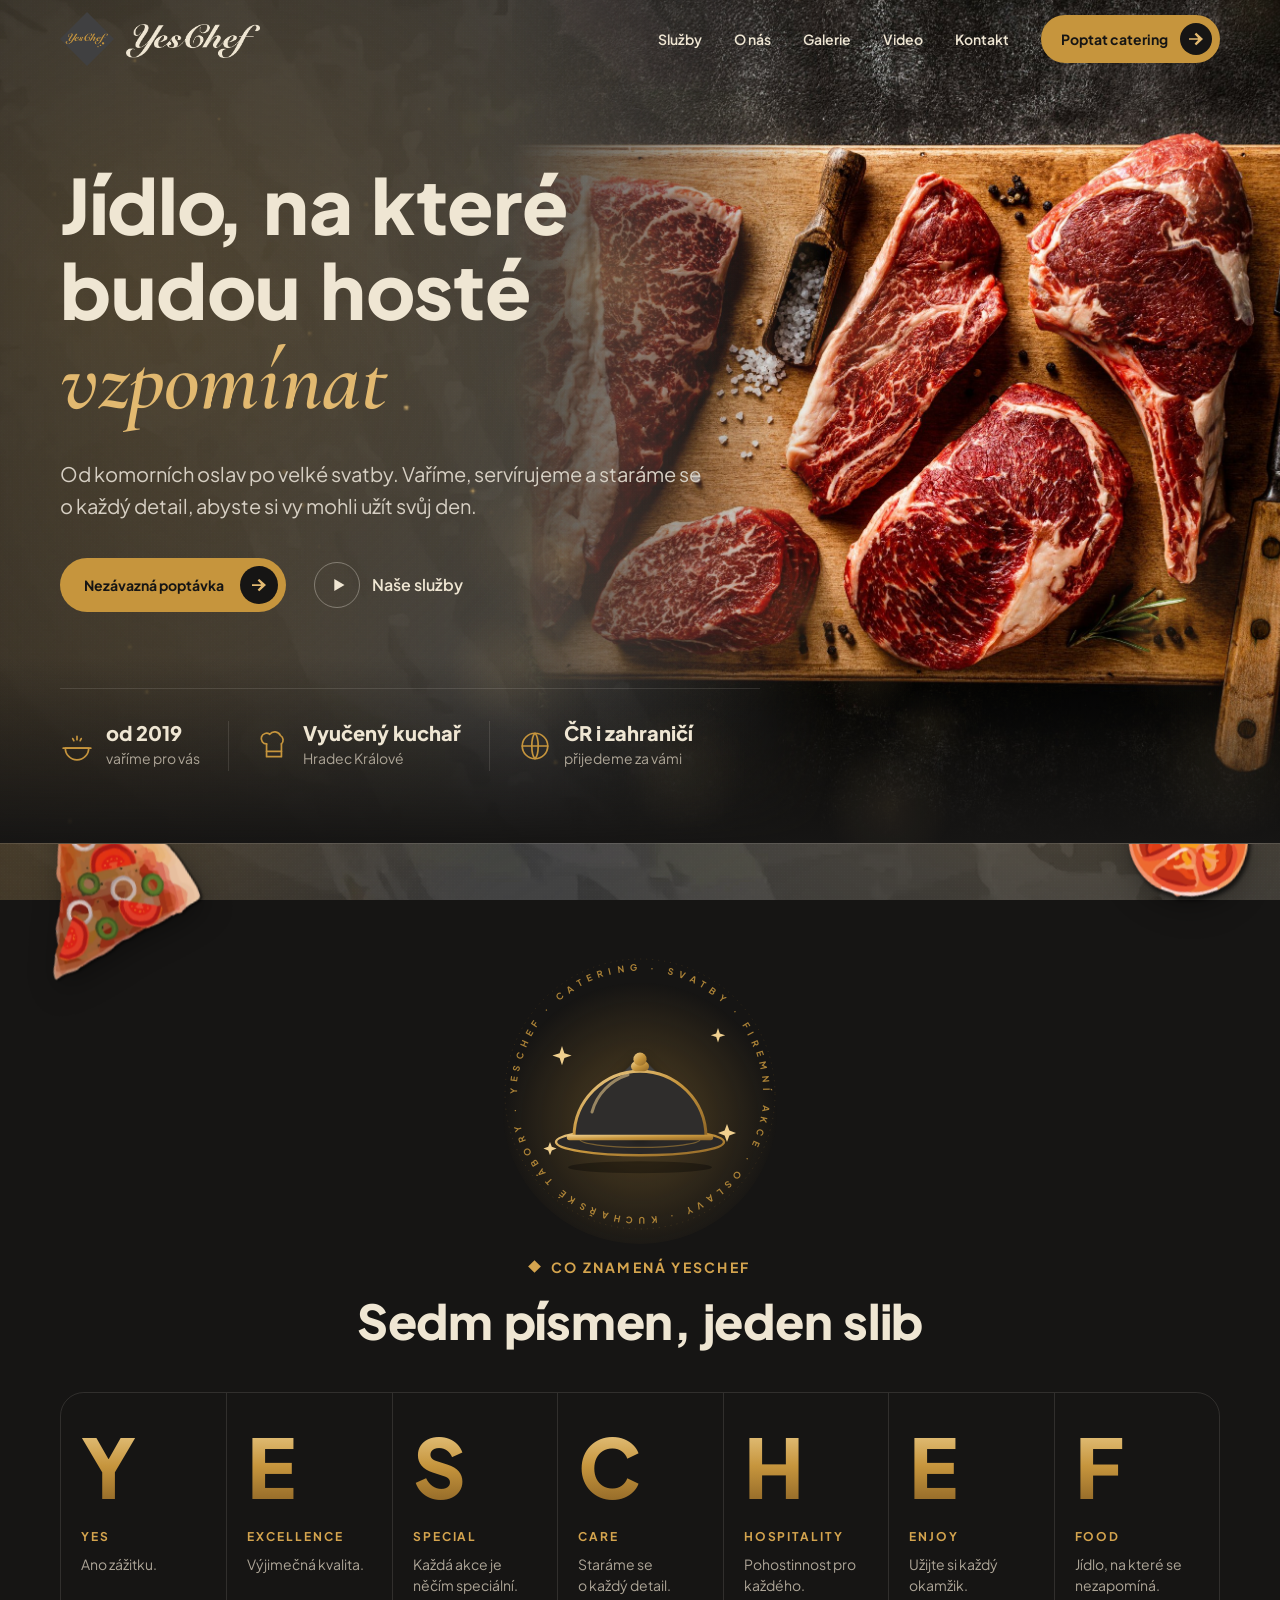
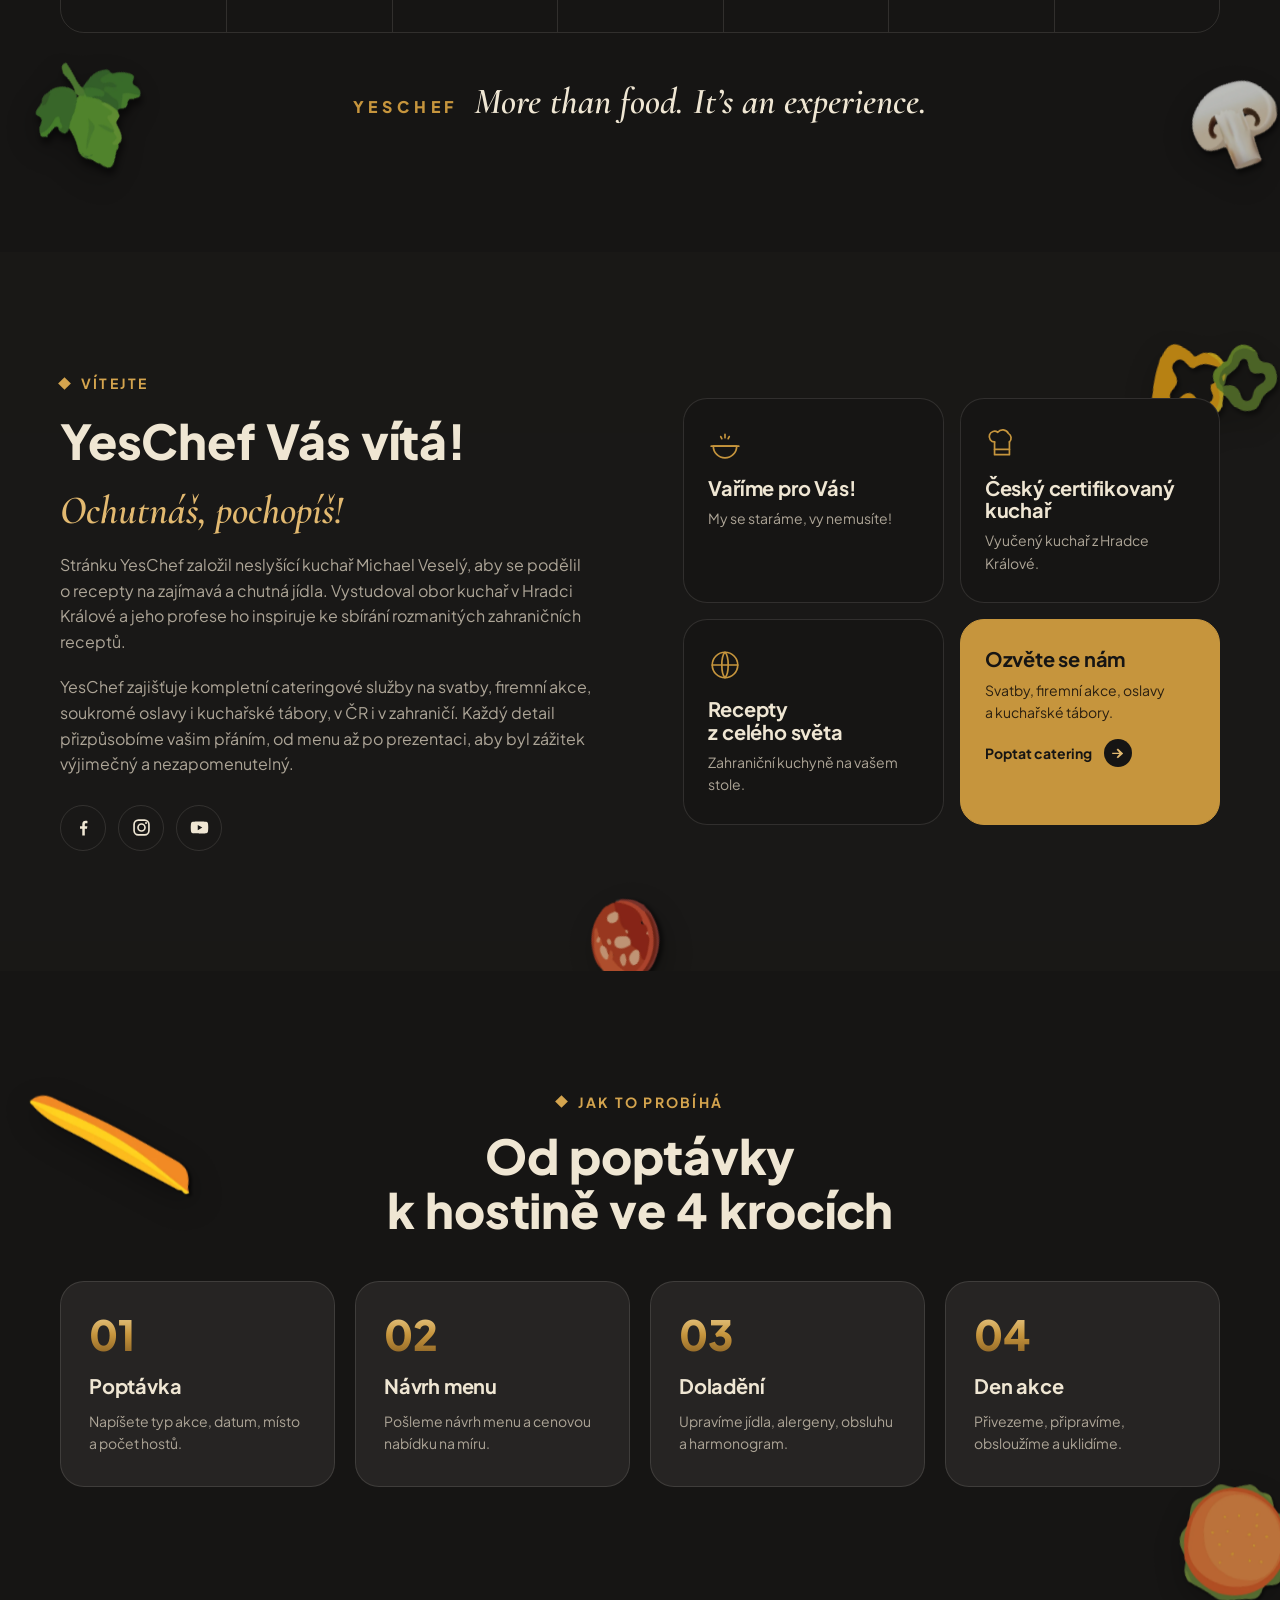
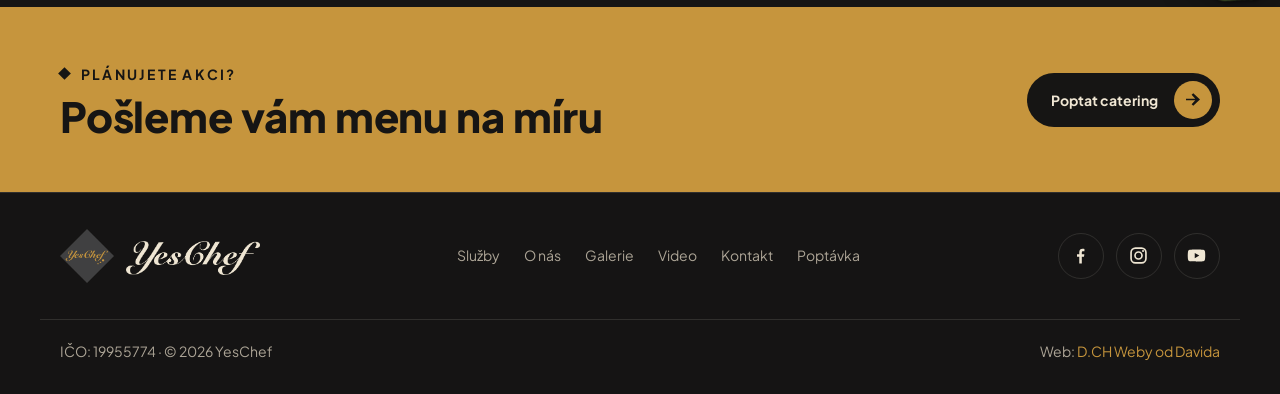
<file: index.html>
<!DOCTYPE html>
<html lang="cs">
<head>
<meta charset="UTF-8">
<meta name="viewport" content="width=device-width, initial-scale=1, viewport-fit=cover">
<title>YesChef – catering</title>
<meta name="description" content="YesChef – prémiový catering na svatby, firemní akce, soukromé oslavy a kuchařské tábory v ČR i v zahraničí. Šéfkuchař Michael Veselý.">
<link rel="icon" type="image/png" href="img/favicon.png">
<link rel="preconnect" href="https://fonts.googleapis.com">
<link rel="preconnect" href="https://fonts.gstatic.com" crossorigin>
<link rel="stylesheet" href="https://fonts.googleapis.com/css2?family=Plus+Jakarta+Sans:wght@400;500;600;700;800&family=Cormorant+Garamond:ital,wght@1,600&family=Alex+Brush&display=swap">
<link rel="stylesheet" href="style.css">
</head>
<body data-pozadi="uvod">
<header class="top" id="top">
  <div class="top-in">
    <a href="./" class="brand" aria-label="YesChef – úvod">
      <img src="img/logo.png" alt="YesChef logo" width="54" height="54">
      <img class="brand-text" src="img/yeschef-napis.png" alt="YesChef" width="210" height="54">
    </a>
    <nav class="nav" id="nav">
      <a href="sluzby.html">Služby</a>
      <a href="o-nas.html">O&nbsp;nás</a>
      <a href="galerie.html">Galerie</a>
      <a href="video.html">Video</a>
      <a href="kontakt.html">Kontakt</a>
      <a href="poptavka.html" class="pill pill-sm nav-cta">Poptat catering <i class="arrow"></i></a>
    </nav>
    <button class="burger" id="burger" aria-label="Otevřít menu" aria-expanded="false" aria-controls="nav">
      <span></span><span></span><span></span>
    </button>
  </div>
</header>

<main>

  <!-- HERO -->
  <section class="hero hero-has-photo" id="uvod">
    <canvas class="hero-glow" id="glow" aria-hidden="true"></canvas>
    <div class="hero-photo" role="img" aria-label="Raut YesChef"></div>
    <div class="hero-shade"></div>

    <div class="wrap hero-grid">
    <div class="hero-in">
      <h1>Jídlo<span class="comma">,</span> na které<br>budou hosté <span class="script">vzpomínat</span></h1>
      <p class="hero-lead">Od komorních oslav po velké svatby. Vaříme, servírujeme a&nbsp;staráme se o&nbsp;každý detail, abyste si vy mohli užít svůj den.</p>

      <div class="hero-actions">
        <a href="poptavka.html" class="pill">Nezávazná poptávka <i class="arrow"></i></a>
        <a href="sluzby.html" class="link-play"><span class="play"></span>Naše služby</a>
      </div>

      <ul class="stats">
        <li>
          <svg viewBox="0 0 32 32" aria-hidden="true"><path d="M5 18h22a11 11 0 0 1-22 0Z"/><path d="M16 7v3M12 9l1 2M20 9l-1 2M3 18h26"/></svg>
          <div><strong>od 2019</strong><span>vaříme pro vás</span></div>
        </li>
        <li>
          <svg viewBox="0 0 32 32" aria-hidden="true"><path d="M9 14a5 5 0 1 1 3-9 6 6 0 0 1 10 1 5 5 0 0 1 1 8"/><path d="M9 14v12h14V14"/><path d="M9 21h14"/></svg>
          <div><strong>Vyučený kuchař</strong><span>Hradec Králové</span></div>
        </li>
        <li>
          <svg viewBox="0 0 32 32" aria-hidden="true"><circle cx="16" cy="16" r="12"/><path d="M4 16h24M16 4c4 4 4 20 0 24M16 4c-4 4-4 20 0 24"/></svg>
          <div><strong>ČR i&nbsp;zahraničí</strong><span>přijedeme za vámi</span></div>
        </li>
      </ul>
    </div>

    <!-- Animovaná ilustrace: poklop se zvedá, z jídla stoupá pára -->

    </div>
  </section>

  <!-- YESCHEF: co znamená každé písmeno -->
  <section class="section acro" id="yeschef">
    <div class="wrap">
      <div class="hero-art acro-art" aria-hidden="true">
      <svg viewBox="0 0 500 500" class="art">
        <defs>
          <radialGradient id="artGlow" cx="50%" cy="55%" r="50%">
            <stop offset="0" stop-color="#C6953D" stop-opacity=".35"/>
            <stop offset="1" stop-color="#C6953D" stop-opacity="0"/>
          </radialGradient>
          <linearGradient id="artGold" x1="0" y1="0" x2="1" y2="1">
            <stop offset="0" stop-color="#F0D08F"/>
            <stop offset=".5" stop-color="#C6953D"/>
            <stop offset="1" stop-color="#8E6526"/>
          </linearGradient>
          <path id="ringPath" d="M250 250 m-205 0 a205 205 0 1 1 410 0 a205 205 0 1 1 -410 0"/>
        </defs>

        <circle cx="250" cy="270" r="230" fill="url(#artGlow)"/>

        <!-- Točící se nápis -->
        <g class="art-ring">
          <circle cx="250" cy="250" r="225" fill="none" stroke="#C6953D" stroke-opacity=".25" stroke-dasharray="2 8"/>
          <text font-family="Plus Jakarta Sans, Arial, sans-serif" font-size="15" font-weight="700" letter-spacing="7" fill="#C6953D" fill-opacity=".85">
            <textPath href="#ringPath" textLength="1270" lengthAdjust="spacing">YESCHEF · CATERING · SVATBY · FIREMNÍ AKCE · OSLAVY · KUCHAŘSKÉ TÁBORY · </textPath>
          </text>
        </g>

        <!-- Talíř -->
        <ellipse cx="250" cy="330" rx="140" ry="22" fill="#2a2827" stroke="url(#artGold)" stroke-width="4"/>
        <ellipse cx="250" cy="326" rx="100" ry="13" fill="none" stroke="#C6953D" stroke-opacity=".5" stroke-width="2"/>
        <ellipse cx="250" cy="372" rx="120" ry="10" fill="#000" opacity=".35"/>

        <!-- Logo YesChef na talíři (odhalí se, když se zvedne poklop) -->
        <image class="art-logo-in" href="img/logo.png" x="180" y="186" width="140" height="140"/>

        <!-- Poklop, který se zvedá -->
        <g class="cloche">
          <path d="M140 322 a110 110 0 0 1 220 0 z" fill="#2f2d2c" stroke="url(#artGold)" stroke-width="5" stroke-linejoin="round"/>
          <path d="M170 280 a90 90 0 0 1 60 -62" fill="none" stroke="#F0D08F" stroke-opacity=".55" stroke-width="5" stroke-linecap="round"/>
          <rect x="235" y="196" width="30" height="16" rx="8" fill="url(#artGold)"/>
          <circle cx="250" cy="192" r="11" fill="url(#artGold)"/>
          <rect x="128" y="318" width="244" height="9" rx="4.5" fill="url(#artGold)"/>
        </g>

        <!-- Třpytky -->
        <g fill="#F0D08F" class="sparks">
          <path class="k1" d="M120 170 l4 12 12 4 -12 4 -4 12 -4 -12 -12 -4 12 -4z"/>
          <path class="k2" d="M380 140 l3 9 9 3 -9 3 -3 9 -3 -9 -9 -3 9 -3z"/>
          <path class="k3" d="M395 300 l4 11 11 4 -11 4 -4 11 -4 -11 -11 -4 11 -4z"/>
          <path class="k4" d="M100 330 l3 8 8 3 -8 3 -3 8 -3 -8 -8 -3 8 -3z"/>
        </g>
      </svg>
    </div>
      <div class="head head-center">
        <p class="kicker">Co znamená YesChef</p>
        <h2>Sedm písmen, jeden slib</h2>
      </div>
      <ol class="ac-list">
        <li class="ac-item" style="--i:0">
          <span class="ac-letter" aria-hidden="true">Y</span>
          <span class="ac-word">Yes</span>
          <span class="ac-text">Ano zážitku.</span>
        </li>
        <li class="ac-item" style="--i:1">
          <span class="ac-letter" aria-hidden="true">E</span>
          <span class="ac-word">Excellence</span>
          <span class="ac-text">Výjimečná kvalita.</span>
        </li>
        <li class="ac-item" style="--i:2">
          <span class="ac-letter" aria-hidden="true">S</span>
          <span class="ac-word">Special</span>
          <span class="ac-text">Každá akce je něčím speciální.</span>
        </li>
        <li class="ac-item" style="--i:3">
          <span class="ac-letter" aria-hidden="true">C</span>
          <span class="ac-word">Care</span>
          <span class="ac-text">Staráme se o&nbsp;každý detail.</span>
        </li>
        <li class="ac-item" style="--i:4">
          <span class="ac-letter" aria-hidden="true">H</span>
          <span class="ac-word">Hospitality</span>
          <span class="ac-text">Pohostinnost pro každého.</span>
        </li>
        <li class="ac-item" style="--i:5">
          <span class="ac-letter" aria-hidden="true">E</span>
          <span class="ac-word">Enjoy</span>
          <span class="ac-text">Užijte si každý okamžik.</span>
        </li>
        <li class="ac-item" style="--i:6">
          <span class="ac-letter" aria-hidden="true">F</span>
          <span class="ac-word">Food</span>
          <span class="ac-text">Jídlo, na které se nezapomíná.</span>
        </li>
      </ol>
      <p class="ac-claim"><strong>YESCHEF</strong> <span>More than food. It’s an experience.</span></p>
    </div>
  </section>

  <!-- VÍTEJTE: informace z původního webu -->
  <section class="section section-dark" id="vitejte">
    <div class="wrap welcome">
      <div class="welcome-text">
        <p class="kicker">Vítejte</p>
        <h2>YesChef Vás vítá!</h2>
        <p class="welcome-slogan">Ochutnáš, pochopíš!</p>
        <p>Stránku YesChef založil neslyšící kuchař Michael Veselý, aby se podělil o&nbsp;recepty na zajímavá a&nbsp;chutná jídla. Vystudoval obor kuchař v&nbsp;Hradci Králové a&nbsp;jeho profese ho inspiruje ke sbírání rozmanitých zahraničních receptů.</p>
        <p>YesChef zajišťuje kompletní cateringové služby na svatby, firemní akce, soukromé oslavy i&nbsp;kuchařské tábory, v&nbsp;ČR i&nbsp;v&nbsp;zahraničí. Každý detail přizpůsobíme vašim přáním, od menu až po prezentaci, aby byl zážitek výjimečný a&nbsp;nezapomenutelný.</p>
        <div class="socials">
          <a href="https://www.facebook.com/YesChef.Czech/" target="_blank" rel="noopener" class="social" aria-label="Facebook" title="Facebook"><svg viewBox="0 0 24 24" aria-hidden="true"><path fill="currentColor" d="M13.5 21v-7.5h2.5l.4-3h-2.9V8.7c0-.9.3-1.5 1.5-1.5h1.5V4.5c-.3 0-1.2-.1-2.2-.1-2.2 0-3.7 1.3-3.7 3.8v2.3H8v3h2.6V21h2.9z"/></svg></a>
          <a href="https://www.instagram.com/yeschef_czech/" target="_blank" rel="noopener" class="social" aria-label="Instagram" title="Instagram"><svg viewBox="0 0 24 24" aria-hidden="true"><rect x="3.5" y="3.5" width="17" height="17" rx="5" fill="none" stroke="currentColor" stroke-width="1.9"/><circle cx="12" cy="12" r="4" fill="none" stroke="currentColor" stroke-width="1.9"/><circle cx="17.2" cy="6.8" r="1.2" fill="currentColor"/></svg></a>
          <a href="https://www.youtube.com/@yeschefczech7193" target="_blank" rel="noopener" class="social" aria-label="YouTube" title="YouTube"><svg viewBox="0 0 24 24" aria-hidden="true"><path fill="currentColor" d="M21.6 7.2c-.2-.9-.9-1.6-1.8-1.8C18.2 5 12 5 12 5s-6.2 0-7.8.4c-.9.2-1.6.9-1.8 1.8C2 8.8 2 12 2 12s0 3.2.4 4.8c.2.9.9 1.6 1.8 1.8 1.6.4 7.8.4 7.8.4s6.2 0 7.8-.4c.9-.2 1.6-.9 1.8-1.8.4-1.6.4-4.8.4-4.8s0-3.2-.4-4.8zM10 15V9l5.2 3L10 15z"/></svg></a>
        </div>
      </div>
      <div class="welcome-cards">
        <div class="wcard">
          <svg viewBox="0 0 32 32" aria-hidden="true"><path d="M5 18h22a11 11 0 0 1-22 0Z"/><path d="M16 7v3M12 9l1 2M20 9l-1 2M3 18h26"/></svg>
          <h3>Vaříme pro Vás!</h3>
          <p>My se staráme, vy nemusíte!</p>
        </div>
        <div class="wcard">
          <svg viewBox="0 0 32 32" aria-hidden="true"><path d="M9 14a5 5 0 1 1 3-9 6 6 0 0 1 10 1 5 5 0 0 1 1 8"/><path d="M9 14v12h14V14"/><path d="M9 21h14"/></svg>
          <h3>Český certifikovaný kuchař</h3>
          <p>Vyučený kuchař z&nbsp;Hradce Králové.</p>
        </div>
        <div class="wcard">
          <svg viewBox="0 0 32 32" aria-hidden="true"><circle cx="16" cy="16" r="12"/><path d="M4 16h24M16 4c4 4 4 20 0 24M16 4c-4 4-4 20 0 24"/></svg>
          <h3>Recepty z&nbsp;celého světa</h3>
          <p>Zahraniční kuchyně na vašem stole.</p>
        </div>
        <a href="poptavka.html" class="wcard wcard-gold">
          <h3>Ozvěte se nám</h3>
          <p>Svatby, firemní akce, oslavy a&nbsp;kuchařské tábory.</p>
          <span class="card-more">Poptat catering <i class="arrow"></i></span>
        </a>
      </div>
    </div>
  </section>

  <!-- JAK TO PROBÍHÁ -->
  <section class="section" id="postup">
    <div class="wrap">
      <div class="head head-center">
        <p class="kicker">Jak to probíhá</p>
        <h2>Od poptávky k&nbsp;hostině ve 4&nbsp;krocích</h2>
      </div>
      <ol class="steps">
        <li><span class="step-n">01</span><h3>Poptávka</h3><p>Napíšete typ akce, datum, místo a&nbsp;počet hostů.</p></li>
        <li><span class="step-n">02</span><h3>Návrh menu</h3><p>Pošleme návrh menu a&nbsp;cenovou nabídku na míru.</p></li>
        <li><span class="step-n">03</span><h3>Doladění</h3><p>Upravíme jídla, alergeny, obsluhu a&nbsp;harmonogram.</p></li>
        <li><span class="step-n">04</span><h3>Den akce</h3><p>Přivezeme, připravíme, obsloužíme a&nbsp;uklidíme.</p></li>
      </ol>
    </div>
  </section>

  <!-- VÝZVA K POPTÁVCE -->
  <section class="cta-strip">
    <div class="wrap cta-strip-in">
      <div>
        <p class="kicker">Plánujete akci?</p>
        <h2>Pošleme vám menu na míru</h2>
      </div>
      <a href="poptavka.html" class="pill">Poptat catering <i class="arrow"></i></a>
    </div>
  </section>

</main>

<footer class="foot">
  <div class="wrap foot-in">
    <a href="./" class="brand"><img src="img/logo.png" alt="YesChef" width="54" height="54"><img class="brand-text" src="img/yeschef-napis.png" alt="YesChef" width="210" height="54"></a>
    <nav class="foot-pages" aria-label="Stránky">
      <a href="sluzby.html">Služby</a>
      <a href="o-nas.html">O&nbsp;nás</a>
      <a href="galerie.html">Galerie</a>
      <a href="video.html">Video</a>
      <a href="kontakt.html">Kontakt</a>
      <a href="poptavka.html">Poptávka</a>
    </nav>
    <nav class="foot-links" aria-label="Sociální sítě">
      <a href="https://www.facebook.com/YesChef.Czech/" target="_blank" rel="noopener" class="social" aria-label="Facebook" title="Facebook"><svg viewBox="0 0 24 24" aria-hidden="true"><path fill="currentColor" d="M13.5 21v-7.5h2.5l.4-3h-2.9V8.7c0-.9.3-1.5 1.5-1.5h1.5V4.5c-.3 0-1.2-.1-2.2-.1-2.2 0-3.7 1.3-3.7 3.8v2.3H8v3h2.6V21h2.9z"/></svg></a>
      <a href="https://www.instagram.com/yeschef_czech/" target="_blank" rel="noopener" class="social" aria-label="Instagram" title="Instagram"><svg viewBox="0 0 24 24" aria-hidden="true"><rect x="3.5" y="3.5" width="17" height="17" rx="5" fill="none" stroke="currentColor" stroke-width="1.9"/><circle cx="12" cy="12" r="4" fill="none" stroke="currentColor" stroke-width="1.9"/><circle cx="17.2" cy="6.8" r="1.2" fill="currentColor"/></svg></a>
      <a href="https://www.youtube.com/@yeschefczech7193" target="_blank" rel="noopener" class="social" aria-label="YouTube" title="YouTube"><svg viewBox="0 0 24 24" aria-hidden="true"><path fill="currentColor" d="M21.6 7.2c-.2-.9-.9-1.6-1.8-1.8C18.2 5 12 5 12 5s-6.2 0-7.8.4c-.9.2-1.6.9-1.8 1.8C2 8.8 2 12 2 12s0 3.2.4 4.8c.2.9.9 1.6 1.8 1.8 1.6.4 7.8.4 7.8.4s6.2 0 7.8-.4c.9-.2 1.6-.9 1.8-1.8.4-1.6.4-4.8.4-4.8s0-3.2-.4-4.8zM10 15V9l5.2 3L10 15z"/></svg></a>
    </nav>
  </div>
  <div class="wrap foot-bottom">
    <p>IČO: 19955774 · © <span id="year">2026</span> YesChef</p>
    <p>Web: <a href="https://dchweby.cz" target="_blank" rel="noopener">D.CH Weby od Davida</a></p>
  </div>
</footer>

<script src="script.js"></script>
</body>
</html>
</file>
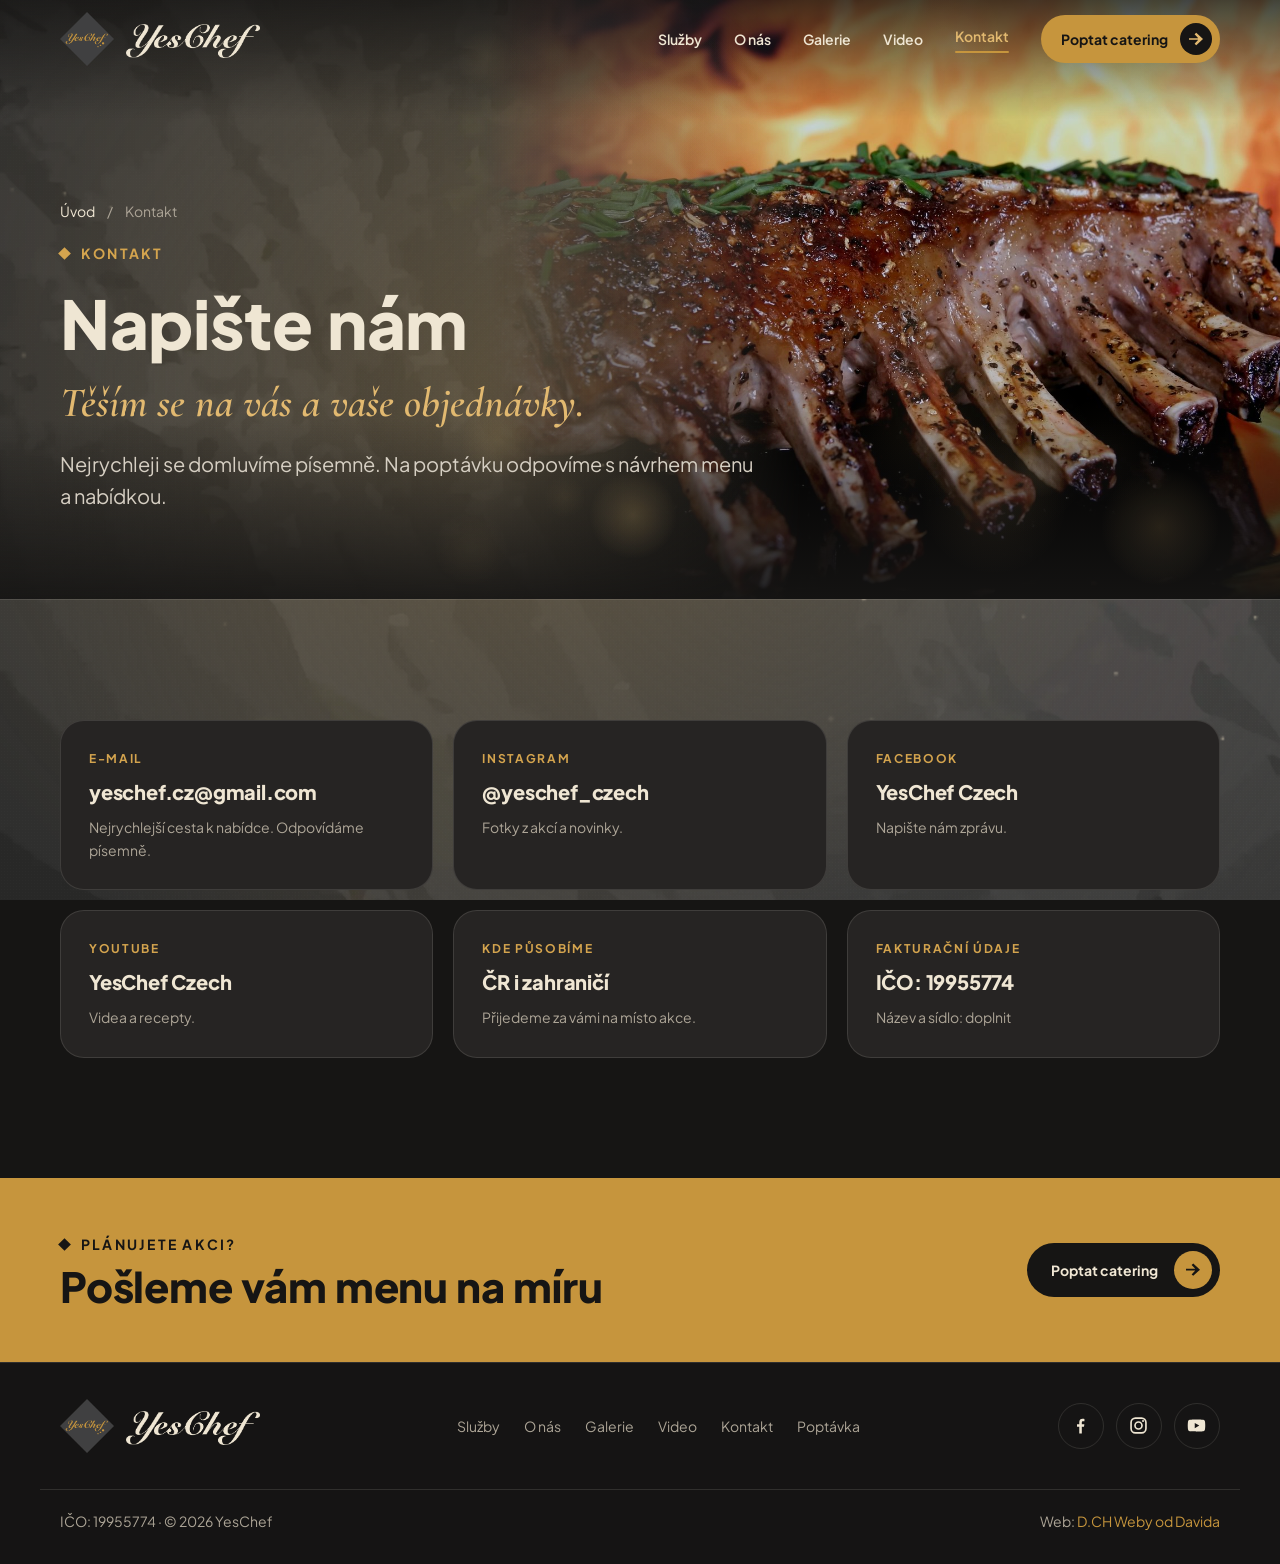
<file: kontakt.html>
<!DOCTYPE html>
<html lang="cs">
<head>
<meta charset="UTF-8">
<meta name="viewport" content="width=device-width, initial-scale=1, viewport-fit=cover">
<title>Kontakt – YesChef</title>
<meta name="description" content="Kontakt na catering YesChef.">
<link rel="icon" type="image/png" href="img/favicon.png">
<link rel="preconnect" href="https://fonts.googleapis.com">
<link rel="preconnect" href="https://fonts.gstatic.com" crossorigin>
<link rel="stylesheet" href="https://fonts.googleapis.com/css2?family=Plus+Jakarta+Sans:wght@400;500;600;700;800&family=Cormorant+Garamond:ital,wght@1,600&family=Alex+Brush&display=swap">
<link rel="stylesheet" href="style.css">
</head>
<body data-pozadi="kontakt">
<header class="top" id="top">
  <div class="top-in">
    <a href="./" class="brand" aria-label="YesChef – úvod">
      <img src="img/logo.png" alt="YesChef logo" width="54" height="54">
      <img class="brand-text" src="img/yeschef-napis.png" alt="YesChef" width="210" height="54">
    </a>
    <nav class="nav" id="nav">
      <a href="sluzby.html">Služby</a>
      <a href="o-nas.html">O&nbsp;nás</a>
      <a href="galerie.html">Galerie</a>
      <a href="video.html">Video</a>
      <a href="kontakt.html" class="active" aria-current="page">Kontakt</a>
      <a href="poptavka.html" class="pill pill-sm nav-cta">Poptat catering <i class="arrow"></i></a>
    </nav>
    <button class="burger" id="burger" aria-label="Otevřít menu" aria-expanded="false" aria-controls="nav">
      <span></span><span></span><span></span>
    </button>
  </div>
</header>

<main>

  <!-- ZÁHLAVÍ STRÁNKY -->
  <section class="page-hero page-hero-photo page-hero-fire">
    <canvas class="hero-glow" id="glow" aria-hidden="true"></canvas>
    <div class="page-photo" role="img" aria-label="Pečená žebírka před plameny" style="background-image:url('img/kontakt-hero.jpg')"></div>
    <div class="hero-shade"></div>
    <div class="wrap page-hero-in">
      <nav class="crumbs" aria-label="Drobečková navigace"><a href="./">Úvod</a><span>/</span><span>Kontakt</span></nav>
      <p class="kicker">Kontakt</p>
      <h1>Napište nám</h1>
      <p class="page-lead page-lead-script">Těším se na vás a&nbsp;vaše objednávky.</p>
      <p class="page-lead">Nejrychleji se domluvíme písemně. Na poptávku odpovíme s&nbsp;návrhem menu a&nbsp;nabídkou.</p>
    </div>
  </section>
  <!-- KONTAKT -->
  <section class="section">
    <div class="wrap contact-grid">
      <div class="contact-card">
        <span class="contact-label">E-mail</span>
        <strong class="contact-value">yeschef.cz@gmail.com</strong>
        <p>Nejrychlejší cesta k&nbsp;nabídce. Odpovídáme písemně.</p>
      </div>
      <a class="contact-card" href="https://www.instagram.com/yeschef_czech/" target="_blank" rel="noopener">
        <span class="contact-label">Instagram</span>
        <strong class="contact-value">@yeschef_czech</strong>
        <p>Fotky z&nbsp;akcí a&nbsp;novinky.</p>
      </a>
      <a class="contact-card" href="https://www.facebook.com/YesChef.Czech/" target="_blank" rel="noopener">
        <span class="contact-label">Facebook</span>
        <strong class="contact-value">YesChef Czech</strong>
        <p>Napište nám zprávu.</p>
      </a>
      <a class="contact-card" href="https://www.youtube.com/@yeschefczech7193" target="_blank" rel="noopener">
        <span class="contact-label">YouTube</span>
        <strong class="contact-value">YesChef Czech</strong>
        <p>Videa a&nbsp;recepty.</p>
      </a>
      <div class="contact-card">
        <span class="contact-label">Kde působíme</span>
        <strong class="contact-value">ČR i&nbsp;zahraničí</strong>
        <p>Přijedeme za vámi na místo akce.</p>
      </div>
      <div class="contact-card">
        <span class="contact-label">Fakturační údaje</span>
        <strong class="contact-value">IČO: 19955774</strong>
        <p>Název a&nbsp;sídlo: doplnit</p>
      </div>
    </div>
  </section>

  <!-- VÝZVA K POPTÁVCE -->
  <section class="cta-strip">
    <div class="wrap cta-strip-in">
      <div>
        <p class="kicker">Plánujete akci?</p>
        <h2>Pošleme vám menu na míru</h2>
      </div>
      <a href="poptavka.html" class="pill">Poptat catering <i class="arrow"></i></a>
    </div>
  </section>

</main>

<footer class="foot">
  <div class="wrap foot-in">
    <a href="./" class="brand"><img src="img/logo.png" alt="YesChef" width="54" height="54"><img class="brand-text" src="img/yeschef-napis.png" alt="YesChef" width="210" height="54"></a>
    <nav class="foot-pages" aria-label="Stránky">
      <a href="sluzby.html">Služby</a>
      <a href="o-nas.html">O&nbsp;nás</a>
      <a href="galerie.html">Galerie</a>
      <a href="video.html">Video</a>
      <a href="kontakt.html">Kontakt</a>
      <a href="poptavka.html">Poptávka</a>
    </nav>
    <nav class="foot-links" aria-label="Sociální sítě">
      <a href="https://www.facebook.com/YesChef.Czech/" target="_blank" rel="noopener" class="social" aria-label="Facebook" title="Facebook"><svg viewBox="0 0 24 24" aria-hidden="true"><path fill="currentColor" d="M13.5 21v-7.5h2.5l.4-3h-2.9V8.7c0-.9.3-1.5 1.5-1.5h1.5V4.5c-.3 0-1.2-.1-2.2-.1-2.2 0-3.7 1.3-3.7 3.8v2.3H8v3h2.6V21h2.9z"/></svg></a>
      <a href="https://www.instagram.com/yeschef_czech/" target="_blank" rel="noopener" class="social" aria-label="Instagram" title="Instagram"><svg viewBox="0 0 24 24" aria-hidden="true"><rect x="3.5" y="3.5" width="17" height="17" rx="5" fill="none" stroke="currentColor" stroke-width="1.9"/><circle cx="12" cy="12" r="4" fill="none" stroke="currentColor" stroke-width="1.9"/><circle cx="17.2" cy="6.8" r="1.2" fill="currentColor"/></svg></a>
      <a href="https://www.youtube.com/@yeschefczech7193" target="_blank" rel="noopener" class="social" aria-label="YouTube" title="YouTube"><svg viewBox="0 0 24 24" aria-hidden="true"><path fill="currentColor" d="M21.6 7.2c-.2-.9-.9-1.6-1.8-1.8C18.2 5 12 5 12 5s-6.2 0-7.8.4c-.9.2-1.6.9-1.8 1.8C2 8.8 2 12 2 12s0 3.2.4 4.8c.2.9.9 1.6 1.8 1.8 1.6.4 7.8.4 7.8.4s6.2 0 7.8-.4c.9-.2 1.6-.9 1.8-1.8.4-1.6.4-4.8.4-4.8s0-3.2-.4-4.8zM10 15V9l5.2 3L10 15z"/></svg></a>
    </nav>
  </div>
  <div class="wrap foot-bottom">
    <p>IČO: 19955774 · © <span id="year">2026</span> YesChef</p>
    <p>Web: <a href="https://dchweby.cz" target="_blank" rel="noopener">D.CH Weby od Davida</a></p>
  </div>
</footer>

<script src="script.js"></script>
</body>
</html>
</file>
<file: style.css>
/* YesChef – prémiový catering. Barvy z loga: grafit a zlatá.
   Layout: hero přes celou šířku s fotkou, střídání tmavých pásů,
   zaoblená zlatá tlačítka se šipkou. Jeden tmavý vzhled. */
:root {
  --night: #161514;      /* uhlová – nejtmavší pozadí (paleta) */
  --char: #262423;       /* tmavý grafit – sekce a kartičky (paleta) */
  --bronze: #8E6526;     /* bronz – stíny zlaté (paleta) */
  --slate: #404041;      /* šedá z loga */
  --gold: #C6953D;       /* zlatá z loga */
  --gold-hi: #E2B970;
  --cream: #EFE6D3;      /* text (mezi šampaňskou a bílou, dobře čitelný) */
  --champagne: #E9DCC2;  /* šampaňská (paleta) */
  --muted: #ADA597;
  --line: rgba(243, 237, 227, .12);
  --font: "Plus Jakarta Sans", "Segoe UI", Roboto, Arial, sans-serif;
  --script: "Cormorant Garamond", Georgia, serif;
  --r: 24px;
  color-scheme: dark;
}

* { box-sizing: border-box; }
html { scroll-behavior: smooth; scroll-padding-top: 80px; }
body {
  margin: 0; background: var(--night); color: var(--cream);
  font-family: var(--font); font-size: 1rem; line-height: 1.6;
}
body::before {
  content: ""; position: fixed; inset: 0 0 auto;
  height: env(safe-area-inset-top, 0px); z-index: 60; background: var(--night);
}
img { max-width: 100%; display: block; }
a { color: inherit; }
h1, h2, h3 { margin: 0; line-height: 1.12; text-wrap: balance; font-weight: 800; letter-spacing: -.005em; }
h1 { font-size: clamp(2.5rem, 6.4vw, 4.75rem); }
h2 { font-size: clamp(2rem, 4.2vw, 3rem); }
h3 { font-size: 1.25rem; font-weight: 700; letter-spacing: -.01em; }
p { margin: 0; }

.wrap {
  max-width: 1200px; margin: 0 auto;
  padding-left: max(20px, env(safe-area-inset-left, 0px));
  padding-right: max(20px, env(safe-area-inset-right, 0px));
}
.script { font-family: var(--script); font-style: italic; font-weight: 600; color: var(--gold-hi); font-size: 1.15em; letter-spacing: 0; }
.kicker {
  display: inline-flex; align-items: center; gap: 12px;
  font-size: .875rem; font-weight: 700; letter-spacing: .16em; text-transform: uppercase; color: var(--gold);
}
.kicker::before { content: ""; width: 9px; height: 9px; background: var(--gold); transform: rotate(45deg); }

/* Tlačítka */
.pill {
  display: inline-flex; align-items: center; gap: 16px;
  padding: 8px 8px 8px 24px; border-radius: 1000px; border: 0;
  background: var(--gold); color: var(--night);
  font: 700 .875rem/1 var(--font); text-decoration: none; cursor: pointer;
  transition: background .25s, transform .25s;
}
.pill .arrow {
  width: 38px; height: 38px; border-radius: 50%; background: var(--night);
  display: grid; place-items: center; flex: none; transition: transform .3s;
}
.pill .arrow::after {
  content: ""; width: 14px; height: 14px;
  background: var(--gold-hi);
  clip-path: polygon(0 44%, 66% 44%, 40% 16%, 52% 6%, 100% 50%, 52% 94%, 40% 84%, 66% 56%, 0 56%);
}
.pill:hover { background: var(--gold-hi); }
.pill:hover .arrow { transform: rotate(-45deg); }
.pill-sm { padding: 8px 8px 8px 20px; font-size: .875rem; gap: 12px; }
.pill-sm .arrow { width: 32px; height: 32px; }
.pill-ghost { background: transparent; color: var(--cream); border: 1px solid var(--line); }
.pill-ghost .arrow { background: var(--gold); }
.pill-ghost .arrow::after { background: var(--night); }
.pill-ghost:hover { background: rgba(243,237,227,.06); }
:focus-visible { outline: 2px solid var(--gold-hi); outline-offset: 3px; }

/* Hlavička */
.top {
  position: fixed; top: env(safe-area-inset-top, 0px); left: 0; right: 0; z-index: 50;
  border-bottom: 1px solid transparent;
  transition: background .3s, border-color .3s;
}
.top.scrolled { background: rgba(27, 26, 25, .9); backdrop-filter: blur(10px); border-color: var(--line); }
.top-in {
  max-width: 1200px; margin: 0 auto; padding-block: 12px;
  padding-left: max(20px, env(safe-area-inset-left, 0px));
  padding-right: max(20px, env(safe-area-inset-right, 0px));
  display: flex; align-items: center; justify-content: space-between; gap: 20px;
}
.brand { display: flex; align-items: center; gap: 12px; text-decoration: none; font-weight: 800; font-size: 1.25rem; letter-spacing: -.02em; }
.brand img { width: 54px; height: 54px; }
.nav { display: flex; align-items: center; gap: 32px; }
.nav a:not(.pill) { text-decoration: none; font-weight: 600; font-size: .875rem; transition: color .2s; }
.nav a:not(.pill):hover { color: var(--gold-hi); }
.burger { display: none; background: none; border: 0; padding: 8px; cursor: pointer; }
.burger span { display: block; width: 26px; height: 2px; background: var(--cream); margin: 8px 0; transition: transform .25s, opacity .25s; }

/* Hero */
.hero {
  position: relative; overflow: hidden; isolation: isolate;
  padding-block: clamp(132px, 18vh, 192px) 72px;
  background: transparent;
}
.hero-glow { position: absolute; inset: 0; width: 100%; height: 100%; z-index: -3; }
.hero-photo {
  position: absolute; inset: 0; z-index: -2;
  background: url("img/hero.jpg") center / cover no-repeat;
}
.hero-shade {
  position: absolute; inset: 0; z-index: -1;
  background:
    linear-gradient(90deg, rgba(22,21,20,.72) 0%, rgba(22,21,20,.45) 42%, rgba(22,21,20,0) 100%),
    linear-gradient(0deg, var(--night) 0%, transparent 30%);
}
.hero-grid { display: grid; grid-template-columns: 1.15fr .85fr; gap: 40px; align-items: center; }
.hero-in { display: grid; gap: 28px; justify-items: start; min-width: 0; }

/* Animovaná ilustrace v úvodu */
.hero-art { position: relative; width: 100%; max-width: 520px; justify-self: end; }
.art { width: 100%; height: auto; display: block; overflow: visible; }
.art-ring { transform-box: view-box; transform-origin: 250px 250px; animation: spin 40s linear infinite; }
.cloche { transform-box: fill-box; transform-origin: 100% 100%; animation: lift 6s ease-in-out infinite; }
.steam path { stroke-dasharray: 140; opacity: 0; animation: steam 6s ease-in-out infinite; }
.steam .s2 { animation-delay: .25s; }
.steam .s3 { animation-delay: .5s; }
.sparks path { transform-box: fill-box; transform-origin: center; animation: twinkle 3s ease-in-out infinite; }
.sparks .k2 { animation-delay: .8s; }
.sparks .k3 { animation-delay: 1.6s; }
.sparks .k4 { animation-delay: 2.2s; }
.art-logo {
  position: absolute; width: 22%; left: 4%; bottom: 6%;
  filter: drop-shadow(0 10px 24px rgba(0,0,0,.5));
  animation: float 5s ease-in-out infinite;
}
@keyframes spin { to { transform: rotate(360deg); } }
@keyframes lift {
  0%, 12%   { transform: translate(0, 0) rotate(0); }
  28%, 70%  { transform: translate(30px, -150px) rotate(16deg); }
  86%, 100% { transform: translate(0, 0) rotate(0); }
}
@keyframes steam {
  0%, 22%  { opacity: 0; transform: translateY(14px); stroke-dashoffset: 140; }
  40%      { opacity: .75; stroke-dashoffset: 0; }
  68%      { opacity: .5; transform: translateY(-34px); stroke-dashoffset: 0; }
  80%, 100%{ opacity: 0; transform: translateY(-50px); stroke-dashoffset: 0; }
}
@keyframes twinkle { 0%, 100% { transform: scale(.5); opacity: .3; } 50% { transform: scale(1.15); opacity: 1; } }
@keyframes float { 0%, 100% { transform: translateY(0); } 50% { transform: translateY(-10px); } }
.hero-in h1 { max-width: 13em; }
.tag {
  display: inline-flex; align-items: center; gap: 8px;
  padding: 8px 16px 8px 8px; border-radius: 1000px;
  background: rgba(243,237,227,.08); border: 1px solid var(--line);
  font-size: .875rem; font-weight: 600;
}
.tag img { width: 18px; height: 18px; }
.hero-lead { font-size: 1.25rem; color: #D6CFC3; max-width: 34em; }
.hero-actions { display: flex; flex-wrap: wrap; align-items: center; gap: 28px; margin-top: 8px; }
.link-play { display: inline-flex; align-items: center; gap: 12px; font-weight: 600; text-decoration: none; }
.link-play .play {
  width: 46px; height: 46px; border-radius: 50%; border: 1px solid rgba(243,237,227,.35);
  display: grid; place-items: center; transition: border-color .2s;
}
.link-play .play::after { content: ""; width: 12px; height: 12px; background: var(--cream); clip-path: polygon(15% 0, 100% 50%, 15% 100%); margin-left: 3px; }
.link-play:hover .play { border-color: var(--gold); }

.stats {
  list-style: none; margin: 48px 0 0; padding: 32px 0 0;
  border-top: 1px solid var(--line);
  display: grid; grid-template-columns: repeat(3, auto); justify-content: start;
  width: 100%;
}
.stats li { display: flex; align-items: center; gap: 12px; padding-right: 28px; min-width: 0; }
.stats strong { white-space: nowrap; }
.stats li + li { padding-left: 28px; border-left: 1px solid var(--line); }
.stats svg { width: 34px; height: 34px; fill: none; stroke: var(--gold); stroke-width: 1.6; stroke-linecap: round; stroke-linejoin: round; flex: none; }
.stats strong { display: block; font-size: 1.25rem; font-weight: 800; line-height: 1.2; }
.stats span { font-size: .875rem; color: var(--muted); }

/* Místa pro fotky: když fotka chybí, je vidět popisek */
.ph, .card-img, .cta-photo {
  position: relative; overflow: hidden;
  background:
    radial-gradient(circle at 30% 30%, rgba(198,149,61,.28), transparent 60%),
    linear-gradient(160deg, #3b3836, #262422);
}
.ph::after, .card-img::after, .cta-photo::after {
  content: ""; position: absolute; inset: 0;
  background: var(--img, none) center / cover no-repeat;
  transition: transform .6s ease;
}
.ph span {
  position: absolute; inset: auto 16px 14px 16px;
  font-size: .875rem; color: var(--muted);
}

/* Sekce */
.section { padding-block: clamp(72px, 10vw, 120px); background: transparent; }
.section-dark { background: rgba(38, 36, 35, .55); }
.head { display: grid; gap: 16px; justify-items: start; max-width: 620px; }
.head-center { justify-items: center; text-align: center; margin: 0 auto 44px; }
.head-row { display: flex; flex-wrap: wrap; align-items: end; justify-content: space-between; gap: 24px; margin-bottom: 48px; }
.head-note { color: var(--muted); max-width: 26em; }

/* Karty služeb */
.cards { display: grid; grid-template-columns: repeat(4, 1fr); gap: 20px; }
.card {
  text-decoration: none; border-radius: var(--r); overflow: hidden;
  background: var(--char); border: 1px solid var(--line);
  display: flex; flex-direction: column;
  transition: transform .35s, border-color .35s;
}
.card-img { aspect-ratio: 4 / 3.4; }
.card-body { padding: 24px 24px 24px; display: grid; gap: 8px; }
.card-body p { color: var(--muted); font-size: .875rem; }
.card-more { display: inline-flex; align-items: center; gap: 12px; margin-top: 8px; font-weight: 700; font-size: .875rem; color: var(--gold-hi); }
.card-more .arrow { width: 28px; height: 28px; border-radius: 50%; background: var(--gold); display: grid; place-items: center; transition: transform .3s; }
.card-more .arrow::after { content: ""; width: 11px; height: 11px; background: var(--night); clip-path: polygon(0 44%, 66% 44%, 40% 16%, 52% 6%, 100% 50%, 52% 94%, 40% 84%, 66% 56%, 0 56%); }
.card:hover { transform: translateY(-6px); border-color: rgba(198,149,61,.5); }
.card:hover .card-img::after { transform: scale(1.06); }
.card:hover .card-more .arrow { transform: rotate(-45deg); }

/* Menu */
.tabs { display: flex; flex-wrap: wrap; justify-content: center; gap: 8px; margin-bottom: 36px; }
.tab {
  padding: 12px 24px; border-radius: 1000px; cursor: pointer;
  background: transparent; color: var(--cream); border: 1px solid var(--line);
  font: 600 .875rem/1 var(--font); transition: background .2s, color .2s, border-color .2s;
}
.tab:hover { border-color: var(--gold); }
.tab.active { background: var(--gold); color: var(--night); border-color: var(--gold); }
.menu-panel { max-width: 860px; margin: 0 auto; display: grid; }
.dish {
  display: grid; grid-template-columns: 120px auto 1fr auto; align-items: baseline; gap: 16px;
  padding-block: 20px; border-bottom: 1px solid var(--line);
}
.dish-course { font-size: .75rem; font-weight: 700; letter-spacing: .14em; text-transform: uppercase; color: var(--gold); }
.dish-name { font-size: 1.25rem; font-weight: 600; min-width: 0; }
.dish-dots { border-bottom: 2px dotted rgba(243,237,227,.18); transform: translateY(-5px); }
.dish-qty { color: var(--gold-hi); font-weight: 700; font-variant-numeric: tabular-nums; white-space: nowrap; }
.menu-note { text-align: center; color: var(--muted); font-size: .875rem; margin-top: 28px; }

/* O nás */
.about { display: grid; grid-template-columns: 1fr 1fr; gap: 72px; align-items: center; }
.about-media { position: relative; padding: 0 60px 60px 0; }
.ph-tall { aspect-ratio: 4 / 4.6; border-radius: var(--r); }
.ph-small {
  position: absolute; right: 0; bottom: 0; width: 46%; aspect-ratio: 1;
  border-radius: var(--r); border: 6px solid var(--night);
}
.about-badge {
  position: absolute; left: -18px; top: 30px;
  background: var(--gold); color: var(--night); border-radius: 20px;
  padding: 16px 20px; display: grid; line-height: 1; box-shadow: 0 16px 40px rgba(0,0,0,.4);
}
.about-badge strong { font-size: 1rem; font-weight: 800; }
.about-badge em { font-family: var(--script); font-size: 2.1rem; font-weight: 600; }
.about-text { display: grid; gap: 20px; justify-items: start; min-width: 0; }
.about-text > p:not(.kicker) { color: var(--muted); font-size: 1rem; }
.checks { list-style: none; padding: 0; margin: 4px 0 12px; display: grid; grid-template-columns: 1fr 1fr; gap: 16px 24px; }
.checks li { position: relative; padding-left: 32px; font-weight: 600; font-size: .875rem; }
.checks li::before {
  content: ""; position: absolute; left: 0; top: 3px; width: 20px; height: 20px; border-radius: 50%;
  background: var(--gold);
  -webkit-mask: radial-gradient(circle, #000 99%, transparent 100%);
}
.checks li::after {
  content: ""; position: absolute; left: 7px; top: 7px; width: 5px; height: 9px;
  border: solid var(--night); border-width: 0 2px 2px 0; transform: rotate(45deg);
}

/* Galerie */
.gallery { display: grid; grid-template-columns: repeat(4, 1fr); grid-auto-rows: 230px; gap: 16px; }
.gallery .ph { border-radius: var(--r); }
.gallery .ph:hover::after { transform: scale(1.05); }
.g1 { grid-column: span 2; grid-row: span 2; }
.g4 { grid-column: span 2; }

/* Kroky */
.steps { list-style: none; padding: 0; margin: 0; display: grid; grid-template-columns: repeat(4, 1fr); gap: 20px; counter-reset: s; }
.steps li {
  background: var(--char); border-radius: var(--r); padding: 32px 28px;
  display: grid; gap: 12px; align-content: start; border: 1px solid var(--line);
}
.step-n { font-size: 2.6rem; font-weight: 800; color: transparent; -webkit-text-stroke: 1.5px var(--gold); line-height: 1; margin-bottom: 8px; }
.steps p { color: var(--muted); font-size: .875rem; }

/* Poptávka */
.cta-band { position: relative; isolation: isolate; padding-block: clamp(72px, 10vw, 120px); overflow: hidden; background: transparent; }
.cta-photo { position: absolute; inset: 0; z-index: -2; background: transparent; }
.cta-band::after { content: ""; position: absolute; inset: 0; z-index: -1; background: rgba(22,21,20,.35); }
.cta-in { display: grid; grid-template-columns: 1fr 1.25fr; gap: 60px; align-items: start; }
.cta-text { display: grid; gap: 20px; justify-items: start; min-width: 0; }
.cta-text > p:not(.kicker) { color: #D6CFC3; font-size: 1rem; }
.contact { list-style: none; padding: 0; margin: 12px 0 0; display: grid; gap: 16px; }
.contact span { display: block; font-size: .75rem; letter-spacing: .14em; text-transform: uppercase; color: var(--muted); }
.contact strong { font-size: 1.25rem; user-select: all; }
.form {
  background: rgba(36,35,34,.88); backdrop-filter: blur(6px);
  border: 1px solid var(--line); border-radius: var(--r); padding: 32px;
  display: grid; grid-template-columns: 1fr 1fr; gap: 16px;
}
.field { display: grid; gap: 8px; min-width: 0; }
.field-full { grid-column: 1 / -1; }
.field label { font-size: .875rem; font-weight: 600; color: var(--muted); }
.field input, .field select, .field textarea {
  width: 100%; padding: 12px 16px; border-radius: 16px;
  background: var(--night); color: var(--cream); border: 1px solid var(--line);
  font: 500 .875rem/1.4 var(--font); transition: border-color .2s;
}
.field input::placeholder, .field textarea::placeholder { color: #6f6a62; }
.field input:focus, .field select:focus, .field textarea:focus { border-color: var(--gold); outline: none; }
.field.error input, .field.error select { border-color: #E07A5F; }
.form-foot { display: flex; flex-wrap: wrap; align-items: center; gap: 20px; margin-top: 4px; }
.form-msg { font-size: .875rem; color: var(--gold-hi); }

/* Patička */
.foot { background: rgba(22,21,20,.7); border-top: 1px solid var(--line); }
.foot-in { display: flex; flex-wrap: wrap; align-items: center; justify-content: space-between; gap: 24px; padding-block: 36px; }
.foot-links { display: flex; flex-wrap: wrap; gap: 28px; }
.foot-links a { text-decoration: none; font-weight: 600; transition: color .2s; }
.foot-links a:hover { color: var(--gold-hi); }
.foot-bottom { display: flex; flex-wrap: wrap; justify-content: space-between; gap: 12px; padding-block: 20px 32px; border-top: 1px solid var(--line); font-size: .875rem; color: var(--muted); }
.foot-bottom a { color: var(--gold); text-decoration: none; }

/* Jemné vyjetí při scrollování (obsah je vidět i bez animace) */
.reveal { transform: translateY(26px); transition: transform .8s cubic-bezier(.2,.7,.2,1); }
.reveal.in { transform: none; }

/* Tablet */
@media (max-width: 1000px) {
  .hero-grid { grid-template-columns: 1fr; }
  .hero-art { max-width: 380px; justify-self: center; order: -1; margin-bottom: -12px; }
  .cards { grid-template-columns: 1fr 1fr; }
  .about, .cta-in { grid-template-columns: 1fr; gap: 52px; }
  .about-media { max-width: 560px; }
  .steps { grid-template-columns: 1fr 1fr; }
  .burger { display: block; }
  .nav {
    position: absolute; top: 100%; left: 0; right: 0;
    flex-direction: column; align-items: stretch; gap: 0;
    background: var(--night); border-bottom: 1px solid var(--line);
    padding: 8px max(20px, env(safe-area-inset-right, 0px)) 24px max(20px, env(safe-area-inset-left, 0px));
    display: none;
  }
  .nav.open { display: flex; }
  .top.menu-open { background: var(--night); }
  .nav a:not(.pill) { padding: 16px 0; border-bottom: 1px solid var(--line); font-size: 1rem; }
  .nav-cta { margin-top: 20px; align-self: flex-start; }
}

/* Údaje pod nadpisem: menší notebook */
@media (min-width: 1001px) and (max-width: 1180px) {
  .stats li { padding-right: 16px; gap: 12px; }
  .stats li + li { padding-left: 16px; }
  .stats svg { width: 28px; height: 28px; }
  .stats strong { font-size: 1rem; }
}

/* Údaje pod nadpisem: na užší obrazovce pod sebou */
@media (max-width: 760px) {
  .stats { grid-template-columns: 1fr; gap: 20px; }
  .stats li, .stats li + li { padding: 0; border: 0; }
}

/* Mobil */
@media (max-width: 640px) {
  .hero { padding-block: 120px 52px; }
  .hero-shade { background: linear-gradient(180deg, rgba(20,19,18,.7) 0%, rgba(20,19,18,.85) 60%, var(--night) 100%); }

  .cards { grid-template-columns: 1fr; }
  .dish { grid-template-columns: 1fr auto; gap: 4px 12px; }
  .dish-course { grid-column: 1 / -1; }
  .dish-dots { display: none; }
  .about-media { padding: 0 32px 40px 0; }
  .about-badge { left: -6px; }
  .checks { grid-template-columns: 1fr; }
  .gallery { grid-template-columns: 1fr 1fr; grid-auto-rows: 160px; }
  .g1, .g4 { grid-column: span 2; grid-row: span 1; }
  .steps { grid-template-columns: 1fr; }
  .form { grid-template-columns: 1fr; padding: 24px; }
}

@media (prefers-reduced-motion: reduce) {
  html { scroll-behavior: auto; }
  .reveal { transform: none; transition: none; }
  .pill, .pill .arrow, .card, .ph::after, .card-img::after { transition: none; }
}

/* ===== Podstránky ===== */

/* Aktivní položka v menu */
.nav a.active:not(.pill) { color: var(--gold-hi); }
.nav a.active:not(.pill)::after { content: ""; display: block; height: 2px; margin-top: 4px; background: var(--gold); border-radius: 2px; }
.nav-cta.active { background: var(--gold-hi); }

/* Záhlaví podstránky */
.page-hero {
  position: relative; overflow: hidden; isolation: isolate;
  padding-block: clamp(140px, 18vw, 192px) clamp(60px, 8vw, 92px);
  background: transparent;
  border-bottom: 1px solid var(--line);
}
.page-hero .hero-shade { background: linear-gradient(90deg, rgba(22,21,20,.6) 0%, rgba(22,21,20,0) 100%); }
.page-hero-in { display: grid; gap: 20px; justify-items: start; }
.page-hero h1 { font-size: clamp(2.3rem, 5.6vw, 4.2rem); max-width: 14em; }
.page-lead { font-size: 1.25rem; color: #D6CFC3; max-width: 36em; }
.crumbs { display: flex; flex-wrap: wrap; gap: 12px; font-size: .875rem; color: var(--muted); }
.crumbs a { text-decoration: none; color: var(--cream); }
.crumbs a:hover { color: var(--gold-hi); }

/* Výzva k poptávce */
.cta-strip { background: var(--gold); color: var(--night); }
.cta-strip-in { display: flex; flex-wrap: wrap; align-items: center; justify-content: space-between; gap: 24px; padding-block: 52px; }
.cta-strip .kicker { color: var(--night); }
.cta-strip .kicker::before { background: var(--night); }
.cta-strip h2 { margin-top: 8px; font-size: clamp(1.7rem, 3.4vw, 2.6rem); }
.cta-strip .pill { background: var(--night); color: var(--cream); }
.cta-strip .pill .arrow { background: var(--gold); }
.cta-strip .pill .arrow::after { background: var(--night); }
.cta-strip .pill:hover { background: #000; }

/* Poptávka jako samostatná stránka */
.cta-page { padding-block: clamp(60px, 8vw, 100px); }
.small-note { color: var(--muted); font-size: .875rem; }
.small-note a { color: var(--gold-hi); }

/* Kontakt */
.contact-grid { display: grid; grid-template-columns: repeat(3, 1fr); gap: 20px; }
.contact-card {
  display: grid; gap: 8px; align-content: start; min-width: 0;
  padding: 28px 28px; border-radius: var(--r);
  background: var(--char); border: 1px solid var(--line);
  text-decoration: none; transition: border-color .3s, transform .3s;
}
a.contact-card:hover { border-color: rgba(198,149,61,.55); transform: translateY(-4px); }
.contact-label { font-size: .75rem; font-weight: 700; letter-spacing: .14em; text-transform: uppercase; color: var(--gold); }
.contact-value { font-size: 1.25rem; font-weight: 800; letter-spacing: -.01em; overflow-wrap: anywhere; user-select: all; }
.contact-card p { color: var(--muted); font-size: .875rem; }

/* Patička: odkazy na stránky */
.foot-pages { display: flex; flex-wrap: wrap; gap: 8px 24px; }
.foot-pages a { text-decoration: none; color: var(--muted); font-size: .875rem; }
.foot-pages a:hover { color: var(--gold-hi); }

@media (max-width: 1000px) {
  .contact-grid { grid-template-columns: 1fr 1fr; }
  .nav a.active:not(.pill)::after { display: none; }
}
@media (max-width: 640px) {
  .page-hero { padding-block: 120px 52px; }
  .contact-grid { grid-template-columns: 1fr; }
  .cta-strip-in { padding-block: 40px; }
}

/* ===== Úvod: Vítejte (informace z původního webu) ===== */
.welcome { display: grid; grid-template-columns: 1.05fr 1fr; gap: 60px; align-items: center; }
.welcome-text { display: grid; gap: 20px; justify-items: start; min-width: 0; }
.welcome-text > p:not(.kicker):not(.welcome-slogan) { color: var(--muted); font-size: 1rem; max-width: 38em; }
.welcome-slogan { font-family: var(--script); font-style: italic; font-weight: 600; font-size: clamp(1.9rem, 3.4vw, 2.5rem); line-height: 1.1; color: var(--gold-hi); }
.socials { display: flex; flex-wrap: wrap; gap: 12px; margin-top: 8px; }
.social {
  padding: 12px 20px; border-radius: 1000px; border: 1px solid var(--line);
  text-decoration: none; font-weight: 600; font-size: .875rem; transition: border-color .2s, color .2s;
}
.social:hover { border-color: var(--gold); color: var(--gold-hi); }
.welcome-cards { display: grid; grid-template-columns: 1fr 1fr; gap: 16px; }
.wcard {
  display: grid; gap: 8px; align-content: start; min-width: 0;
  padding: 28px 24px; border-radius: var(--r);
  background: var(--night); border: 1px solid var(--line); text-decoration: none;
}
.wcard svg { width: 34px; height: 34px; fill: none; stroke: var(--gold); stroke-width: 1.6; stroke-linecap: round; stroke-linejoin: round; margin-bottom: 8px; }
.wcard h3 { font-size: 1.25rem; }
.wcard p { color: var(--muted); font-size: .875rem; }
.wcard-gold { background: var(--gold); border-color: var(--gold); color: var(--night); transition: background .25s, transform .3s; }
.wcard-gold p { color: rgba(27,26,25,.75); }
.wcard-gold .card-more { color: var(--night); }
.wcard-gold .card-more .arrow { background: var(--night); }
.wcard-gold .card-more .arrow::after { background: var(--gold-hi); }
.wcard-gold:hover { background: var(--gold-hi); transform: translateY(-4px); }
.wcard-gold:hover .card-more .arrow { transform: rotate(-45deg); }

@media (max-width: 1000px) {
  .welcome { grid-template-columns: 1fr; gap: 40px; }
}
@media (max-width: 520px) {
  .welcome-cards { grid-template-columns: 1fr; }
}

/* Ikony sociálních sítí */
.social {
  width: 46px; height: 46px; padding: 0; display: grid; place-items: center;
  border-radius: 50%; color: var(--cream);
}
.social svg { width: 21px; height: 21px; display: block; }
.social:hover { background: var(--gold); border-color: var(--gold); color: var(--night); }
.foot-links { gap: 12px; }
.foot-links .social { border: 1px solid var(--line); }

/* Čárka v hlavním nadpisu blíž ke slovu (písmo ji má moc odsazenou) */
.hero h1 .comma { margin-left: -.14em; }

/* Větší mezery mezi slovy v nadpisech (tučné písmo je má moc malé) */
h1, h2 { word-spacing: .04em; }
.hero h1 { word-spacing: .07em; }

/* ===== Úvod: YESCHEF – co znamená každé písmeno ===== */
.acro { background: transparent; border-top: 1px solid var(--line); }
.ac-list {
  list-style: none; margin: 0; padding: 0;
  display: grid; grid-template-columns: repeat(7, 1fr);
  border: 1px solid var(--line); border-radius: var(--r); overflow: hidden;
}
.ac-item {
  position: relative; display: grid; gap: 8px; align-content: start;
  padding: 32px 20px 36px; min-width: 0; isolation: isolate;
  transition: background .4s;
}
.ac-item + .ac-item { border-left: 1px solid var(--line); }
.ac-item::before {
  content: ""; position: absolute; inset: auto 0 0; height: 0; z-index: -1;
  background: linear-gradient(0deg, rgba(198,149,61,.22), transparent);
  transition: height .45s ease;
}
.ac-letter {
  font-size: clamp(3.4rem, 6.4vw, 5.6rem); font-weight: 800; line-height: 1;
  color: transparent; -webkit-text-stroke: 1.6px var(--gold);
  margin-bottom: 12px;
  transition: color .4s, transform .4s;
  animation: acGlow 9.8s ease-in-out infinite;
  animation-delay: calc(var(--i) * 1.4s);
}
.ac-word { font-size: .75rem; font-weight: 700; letter-spacing: .16em; text-transform: uppercase; color: var(--gold-hi); }
.ac-text { font-size: .875rem; color: var(--muted); line-height: 1.5; }
.ac-item:hover::before { height: 100%; }
.ac-item:hover .ac-letter { color: var(--gold); transform: translateY(-4px); animation-play-state: paused; }
.ac-item:hover .ac-text { color: var(--cream); }
@keyframes acGlow {
  0%, 6%, 100% { color: transparent; }
  3% { color: var(--gold); }
}
.ac-claim {
  margin-top: 40px; text-align: center;
  display: flex; flex-wrap: wrap; justify-content: center; align-items: baseline; gap: 8px 16px;
}
.ac-claim strong { font-size: 1rem; font-weight: 800; letter-spacing: .3em; color: var(--gold); }
.ac-claim span { font-family: var(--script); font-style: italic; font-weight: 600; font-size: clamp(1.6rem, 3.2vw, 2.3rem); color: var(--cream); }

@media (max-width: 1000px) {
  .ac-list { grid-template-columns: repeat(4, 1fr); }
  .ac-item:nth-child(5) { border-left: 0; }
  .ac-item:nth-child(n+5) { border-top: 1px solid var(--line); }
}
@media (max-width: 640px) {
  .ac-list { grid-template-columns: 1fr; }
  .ac-item {
    grid-template-columns: 64px 1fr; column-gap: 16px; row-gap: 2px;
    padding: 20px 20px; align-items: center;
  }
  .ac-item + .ac-item { border-left: 0; border-top: 1px solid var(--line); }
  .ac-letter { grid-row: span 2; font-size: 3rem; margin: 0; text-align: center; }
}

/* ===== Poptávka: informace o počtu osob a alergeny ===== */
.info-box {
  display: flex; gap: 16px; align-items: flex-start; margin-top: 8px;
  padding: 20px 24px; border-radius: var(--r);
  background: rgba(198,149,61,.12); border: 1px solid rgba(198,149,61,.45);
  max-width: 30em;
}
.info-box svg { width: 34px; height: 34px; flex: none; fill: none; stroke: var(--gold); stroke-width: 1.7; stroke-linecap: round; stroke-linejoin: round; }
.info-box strong { display: block; font-size: 1.25rem; font-weight: 800; color: var(--gold-hi); margin-bottom: 4px; }
.info-box p { color: #D6CFC3; font-size: .875rem; }

.allergens { border: 0; padding: 0; margin: 4px 0 0; min-width: 0; }
.allergens legend { padding: 0; font-size: .875rem; font-weight: 600; color: var(--muted); margin-bottom: 8px; }
.allergen-note { font-size: .875rem; color: #D6CFC3; margin-bottom: 12px; }
.chips { display: flex; flex-wrap: wrap; gap: 8px; }
.chip { position: relative; cursor: pointer; }
.chip input { position: absolute; opacity: 0; width: 1px; height: 1px; }
.chip span {
  display: inline-flex; align-items: center; gap: 8px;
  padding: 8px 12px 8px 8px; border-radius: 1000px;
  background: var(--night); border: 1px solid var(--line);
  font-size: .875rem; font-weight: 500; transition: background .2s, border-color .2s, color .2s;
}
.chip b {
  width: 24px; height: 24px; border-radius: 50%; display: grid; place-items: center;
  background: rgba(198,149,61,.18); color: var(--gold-hi); font-size: .75rem; font-weight: 800;
  font-variant-numeric: tabular-nums;
}
.chip:hover span { border-color: var(--gold); }
.chip input:checked + span { background: var(--gold); border-color: var(--gold); color: var(--night); font-weight: 700; }
.chip input:checked + span b { background: var(--night); color: var(--gold-hi); }
.chip input:focus-visible + span { outline: 2px solid var(--gold-hi); outline-offset: 2px; }

/* Podnadpis psacím písmem (stránka Poptávka) */
.page-lead-script { font-family: var(--script); font-style: italic; font-weight: 600; font-size: clamp(1.8rem, 3.6vw, 2.6rem); line-height: 1.15; color: var(--gold-hi); }

/* ===== O nás: partneři a členství ===== */
.partners { display: grid; grid-template-columns: repeat(3, 1fr); gap: 20px; }
.pgroup { display: grid; gap: 12px; align-content: start; min-width: 0; }
.pgroup-head { padding: 0 4px 8px; border-bottom: 1px solid var(--line); margin-bottom: 4px; }
.pgroup-head h3 { font-size: 1.25rem; color: var(--gold-hi); }
.pgroup-head p { color: var(--muted); font-size: .875rem; margin-top: 4px; }
.pcard {
  display: grid; gap: 4px; padding: 20px 24px; border-radius: var(--r);
  background: var(--char); border: 1px solid var(--line); text-decoration: none; min-width: 0;
  transition: border-color .3s, transform .3s;
}
.pcard-name { font-weight: 800; font-size: 1.25rem; }
.pcard-desc { color: var(--muted); font-size: .875rem; }
.pcard-link { display: inline-flex; align-items: center; gap: 12px; margin-top: 8px; font-size: .875rem; font-weight: 700; color: var(--gold); overflow-wrap: anywhere; }
.pcard-link .arrow { width: 24px; height: 24px; border-radius: 50%; background: var(--gold); display: grid; place-items: center; flex: none; transition: transform .3s; }
.pcard-link .arrow::after { content: ""; width: 10px; height: 10px; background: var(--night); clip-path: polygon(0 44%, 66% 44%, 40% 16%, 52% 6%, 100% 50%, 52% 94%, 40% 84%, 66% 56%, 0 56%); }
.pcard:hover { border-color: rgba(198,149,61,.55); transform: translateY(-4px); }
.pcard:hover .pcard-link .arrow { transform: rotate(-45deg); }
.pgroup-member .pcard { background: linear-gradient(160deg, rgba(198,149,61,.16), var(--char) 70%); border-color: rgba(198,149,61,.4); }

@media (max-width: 1000px) { .partners { grid-template-columns: 1fr 1fr; } }
@media (max-width: 640px) { .partners { grid-template-columns: 1fr; } }

/* Loga partnerů */
.pcard-logo {
  display: grid; place-items: center; height: 96px; margin-bottom: 12px;
  border-radius: 16px; background: #F6F1E8; padding: 12px;
}
.pcard-logo img { max-height: 72px; max-width: 100%; width: auto; object-fit: contain; }
.pcard-logo-dark { background: var(--night); border: 1px solid var(--line); }
.pcard-logo-dark img { max-height: 64px; }
.pcard-logo img[src$="sumup.svg"] { height: 44px; }
.pcard-logo img[src$="cvak.png"] { height: 56px; }

/* Partneři: skupiny pod sebou, kartičky v rovných řadách se stejnou výškou */
.partners { grid-template-columns: 1fr; gap: 48px; }
.pgroup { grid-template-columns: repeat(3, 1fr); gap: 20px; align-items: stretch; }
.pgroup-head { grid-column: 1 / -1; display: flex; flex-wrap: wrap; align-items: baseline; gap: 8px 16px; }
.pgroup-head p { margin-top: 0; }
.pcard { display: flex; flex-direction: column; height: 100%; }
.pcard-link { margin-top: auto; padding-top: 12px; }
@media (max-width: 1000px) {
  .partners { grid-template-columns: 1fr; }
  .pgroup { grid-template-columns: repeat(2, 1fr); }
}
@media (max-width: 640px) {
  .pgroup { grid-template-columns: 1fr; }
}
@media (max-width: 1000px) { .pgroup { grid-template-columns: repeat(3, 1fr); } .pcard { padding: 20px; } }
@media (max-width: 760px)  { .pgroup { grid-template-columns: repeat(2, 1fr); } }
@media (max-width: 560px)  { .pgroup { grid-template-columns: 1fr; } }

/* ===== O nás: vzdělání a zkušenosti ===== */
.creds { display: grid; grid-template-columns: repeat(4, 1fr); gap: 20px; }
.cred {
  display: grid; gap: 12px; align-content: start; min-width: 0;
  padding: 28px 24px; border-radius: var(--r);
  background: var(--char); border: 1px solid var(--line);
  position: relative; overflow: hidden;
}
.cred::before { content: ""; position: absolute; left: 22px; right: 22px; top: 0; height: 2px; background: var(--gold); opacity: .7; }
.cred-tag { font-size: .75rem; font-weight: 700; letter-spacing: .14em; text-transform: uppercase; color: var(--gold); }
.cred h3 { font-size: 1.25rem; }
.cred p { color: var(--muted); font-size: .875rem; }
.cred-main { background: linear-gradient(160deg, rgba(198,149,61,.18), var(--char) 70%); border-color: rgba(198,149,61,.4); }
@media (max-width: 1000px) { .creds { grid-template-columns: repeat(2, 1fr); } }
@media (max-width: 560px) { .creds { grid-template-columns: 1fr; } }

/* ===== Video ===== */
.video-wrap { display: grid; gap: 28px; justify-items: center; }
.video {
  position: relative; width: 100%; max-width: 960px; aspect-ratio: 16 / 9;
  border-radius: var(--r); overflow: hidden; border: 1px solid var(--line);
  background:
    linear-gradient(0deg, rgba(20,19,18,.55), rgba(20,19,18,.15)),
    var(--thumb, none) center / cover no-repeat,
    radial-gradient(circle at 30% 30%, rgba(198,149,61,.3), transparent 60%),
    linear-gradient(160deg, #3b3836, #262422);
}
.video iframe { position: absolute; inset: 0; width: 100%; height: 100%; border: 0; }
.video-play { position: absolute; inset: 0; width: 100%; height: 100%; background: none; border: 0; cursor: pointer; display: grid; place-items: center; }
.video-btn {
  width: 88px; height: 88px; border-radius: 50%; background: var(--gold);
  display: grid; place-items: center; box-shadow: 0 14px 40px rgba(0,0,0,.45);
  transition: transform .3s, background .3s;
}
.video-btn::after { content: ""; width: 26px; height: 30px; background: var(--night); clip-path: polygon(10% 0, 100% 50%, 10% 100%); margin-left: 8px; }
.video-play:hover .video-btn { transform: scale(1.08); background: var(--gold-hi); }
.video-info { display: flex; flex-wrap: wrap; justify-content: center; gap: 16px; }
@media (max-width: 640px) { .video-btn { width: 66px; height: 66px; } .video-btn::after { width: 20px; height: 23px; } }

/* Obrázek v kartičkách Vzdělání a zkušenosti: zlatá ikona, a až bude fotka, překryje ji */
.cred { padding-top: 0; }
.cred::before { display: none; }
.cred-media {
  position: relative; margin: 0 -24px 8px; aspect-ratio: 16 / 10; overflow: hidden;
  display: grid; place-items: center;
  background:
    radial-gradient(circle at 50% 45%, rgba(198,149,61,.32), transparent 62%),
    linear-gradient(160deg, #35322f, #221f1d);
  border-bottom: 1px solid var(--line);
}
.cred-media svg {
  width: 38%; max-width: 110px; height: auto; fill: none;
  stroke: var(--gold-hi); stroke-width: 2; stroke-linecap: round; stroke-linejoin: round;
  filter: drop-shadow(0 6px 18px rgba(0,0,0,.4));
  transition: transform .5s ease;
}
.cred-media::after { content: ""; position: absolute; inset: 0; background: var(--img, none) center / cover no-repeat; }
.cred:hover .cred-media svg { transform: scale(1.08) rotate(-3deg); }

/* ===== O nás: ocenění ===== */
.award {
  display: flex; align-items: center; gap: 28px; margin-bottom: 24px;
  padding: 28px 32px; border-radius: var(--r);
  background: linear-gradient(120deg, rgba(198,149,61,.28), rgba(198,149,61,.06) 60%, var(--char));
  border: 1px solid rgba(198,149,61,.55);
}
.award-medal {
  flex: none; width: 92px; height: 92px; border-radius: 50%;
  display: grid; place-items: center; background: var(--gold);
  box-shadow: 0 12px 30px rgba(0,0,0,.35);
}
.award-medal svg { width: 60px; height: 60px; fill: none; stroke: var(--night); stroke-width: 2.6; stroke-linecap: round; stroke-linejoin: round; }
.award-text { display: grid; gap: 8px; min-width: 0; }
.award-text h3 { font-size: clamp(1.25rem, 2.4vw, 1.6rem); }
.award-text p { color: #D6CFC3; font-size: .875rem; max-width: 52em; }
@media (max-width: 640px) {
  .award { flex-direction: column; align-items: flex-start; padding: 24px; gap: 16px; }
  .award-medal { width: 72px; height: 72px; }
  .award-medal svg { width: 46px; height: 46px; }
}

/* ===== O nás: Napsali o nás ===== */
.press-grid { display: grid; grid-template-columns: repeat(4, 1fr); gap: 20px; }
.press {
  display: flex; flex-direction: column; gap: 12px; min-width: 0;
  padding: 24px 24px; border-radius: var(--r);
  background: var(--night); border: 1px solid var(--line); text-decoration: none;
  transition: border-color .3s, transform .3s;
}
.press-src { font-size: .75rem; font-weight: 700; letter-spacing: .12em; text-transform: uppercase; color: var(--gold); }
.press h3 { font-size: 1.25rem; line-height: 1.3; }
.press p { color: var(--muted); font-size: .875rem; }
.press .pcard-link { margin-top: auto; padding-top: 8px; }
.press:hover { border-color: rgba(198,149,61,.55); transform: translateY(-4px); }
.press:hover .pcard-link .arrow { transform: rotate(-45deg); }
@media (max-width: 1000px) { .press-grid { grid-template-columns: repeat(2, 1fr); } }
@media (max-width: 560px) { .press-grid { grid-template-columns: 1fr; } }

/* Video: popisek, aby bylo vidět, o čem video je, i bez náhledu */
.video {
  background:
    linear-gradient(0deg, rgba(20,19,18,.75) 0%, rgba(20,19,18,.1) 55%),
    var(--thumb, none) center / cover no-repeat,
    radial-gradient(circle at 70% 30%, rgba(198,149,61,.35), transparent 55%),
    repeating-linear-gradient(135deg, rgba(255,255,255,.02) 0 2px, transparent 2px 16px),
    linear-gradient(160deg, #3b3836, #1f1d1b);
}
.video-caption {
  position: absolute; left: clamp(16px, 3vw, 30px); bottom: clamp(16px, 3vw, 28px);
  display: flex; align-items: center; gap: 16px; text-align: left; color: var(--cream);
}
.video-logo img { width: 44px; height: 44px; }
.video-title { display: grid; font-weight: 800; font-size: clamp(1.05rem, 2.2vw, 1.5rem); line-height: 1.2; }
.video-title small { font-size: .75rem; font-weight: 700; letter-spacing: .16em; text-transform: uppercase; color: var(--gold); }
.video-hint {
  position: absolute; right: clamp(16px, 3vw, 28px); bottom: clamp(18px, 3vw, 32px);
  font-size: .875rem; font-weight: 600; color: #D6CFC3;
}
@media (max-width: 640px) { .video-hint { display: none; } .video-logo { display: none; } }


/* ===== Animované pozadí celého webu (barvy z palety YesChef) ===== */
.bg-anim {
  position: fixed; inset: 0; width: 100%; height: 100%;
  z-index: -1; pointer-events: none; display: block;
}
/* jemné zrno přes pozadí, aby přechody nevypadaly ploše */
body::after {
  content: ""; position: fixed; inset: 0; z-index: -1; pointer-events: none; opacity: .5;
  background-image: radial-gradient(rgba(233,220,194,.035) 1px, transparent 1px);
  background-size: 3px 3px;
}

/* ===== Úvod s fotkou: fotka se pomalu přibližuje, přes ni plují zlatá světla ===== */
.hero-has-photo .hero-art { display: none; }
.hero-has-photo .hero-grid { grid-template-columns: 1fr; }
.hero-has-photo .hero-photo {
  background-position: 65% center;
  animation: heroZoom 24s ease-in-out infinite alternate;
  transform-origin: 70% 50%;
}
.hero-has-photo .hero-shade {
  background:
    linear-gradient(90deg, rgba(22,21,20,.92) 0%, rgba(22,21,20,.72) 38%, rgba(22,21,20,.15) 75%, rgba(22,21,20,.05) 100%),
    linear-gradient(0deg, var(--night) 0%, transparent 28%);
}
/* zlatá světla nad fotkou */
.hero-has-photo .hero-glow { z-index: 0; mix-blend-mode: screen; pointer-events: none; }
.hero-has-photo .hero-grid { position: relative; z-index: 1; }
@keyframes heroZoom {
  from { transform: scale(1); }
  to   { transform: scale(1.12) translateX(-1.5%); }
}
@media (max-width: 640px) {
  .hero-has-photo .hero-photo { background-position: 70% center; }
  .hero-has-photo .hero-shade {
    background: linear-gradient(180deg, rgba(22,21,20,.6) 0%, rgba(22,21,20,.8) 55%, var(--night) 100%);
  }
}
.hero-has-photo .hero-in { max-width: 700px; }
.hero-has-photo .hero-in h1 { max-width: 11em; }

/* Fotka v úvodu: prkénko s masem vpravo, vlevo tmavý kámen pod textem */
.hero-has-photo .hero-photo {
  background-color: #1a1817;
  background-size: auto 112%;
  background-position: right -4vw center;
}
.hero-has-photo .hero-shade {
  background:
    linear-gradient(90deg, rgba(22,21,20,.96) 0%, rgba(22,21,20,.82) 30%, rgba(22,21,20,.35) 55%, rgba(22,21,20,0) 80%),
    linear-gradient(0deg, var(--night) 0%, transparent 25%);
}
@media (max-width: 1000px) {
  .hero-has-photo .hero-photo { background-size: cover; background-position: 70% center; }
}
@media (max-width: 640px) {
  .hero-has-photo .hero-shade {
    background: linear-gradient(180deg, rgba(22,21,20,.55) 0%, rgba(22,21,20,.8) 55%, var(--night) 100%);
  }
}

/* Na počítači je fotka jen v pravé části a doleva se rozplyne do tmy, text je na čistém pozadí */
@media (min-width: 1001px) {
  .hero-has-photo .hero-photo {
    left: 40%; background-size: cover; background-position: 35% center;
    -webkit-mask-image: linear-gradient(90deg, transparent 0%, #000 42%);
            mask-image: linear-gradient(90deg, transparent 0%, #000 42%);
  }
  .hero-has-photo .hero-shade {
    background: linear-gradient(0deg, var(--night) 0%, transparent 22%), linear-gradient(90deg, rgba(22,21,20,.35), transparent 60%);
  }
}

/* Animace s poklopem nad sekcí YESCHEF */
.acro-art { max-width: 300px; margin: -20px auto 12px; justify-self: auto; }
@media (max-width: 640px) { .acro-art { max-width: 230px; } }

/* ===== Plovoucí ilustrace jídla ===== */
.has-deco { position: relative; overflow: hidden; }
.has-deco > .wrap, .has-deco > .hero-grid { position: relative; z-index: 1; }
.page-hero .page-hero-in { position: relative; z-index: 1; }
.deco { position: absolute; inset: 0; z-index: 0; pointer-events: none; }
.deco-item { position: absolute; width: var(--s); will-change: transform; }
.deco-item img {
  width: 100%; height: auto; display: block;
  transform: rotate(var(--r, 0deg));
  filter: drop-shadow(0 18px 24px rgba(0,0,0,.45));
  animation: decoFloat 8s ease-in-out infinite;
}
.deco-d2 img { filter: drop-shadow(0 12px 18px rgba(0,0,0,.5)) blur(1.2px) brightness(.8); opacity: .75; }
@keyframes decoFloat {
  0%, 100% { transform: translateY(0) rotate(var(--r, 0deg)); }
  50%      { transform: translateY(-16px) rotate(calc(var(--r, 0deg) + 6deg)); }
}
/* tablet a mobil: menší a jen některé */
@media (max-width: 1000px) { .deco-item { width: calc(var(--s) * .7); } }
@media (max-width: 640px)  {
  .deco-item { width: calc(var(--s) * .5); }
  .deco-hide-m { display: none; }
  .deco-item img { opacity: .55; }
}

/* Logo pod poklopem: při zvednutí jemně zazáří */
.art-logo-in { transform-box: fill-box; transform-origin: center bottom; animation: logoReveal 6s ease-in-out infinite; filter: drop-shadow(0 6px 10px rgba(0,0,0,.5)); }
@keyframes logoReveal {
  0%, 16%   { transform: scale(.85); opacity: 0; }
  32%, 66%  { transform: scale(1); opacity: 1; }
  84%, 100% { transform: scale(.85); opacity: 0; }
}

/* Oprava: obrysová písmena a čísla ukazovala čáry uvnitř (překrývající se tvary písma).
   Místo obrysu je teď plná zlatá s přechodem, bez vnitřních čar. */
.ac-letter, .step-n {
  -webkit-text-stroke: 0;
  color: transparent;
  background: linear-gradient(180deg, #E9C987 0%, #C6953D 50%, #8E6526 100%);
  -webkit-background-clip: text; background-clip: text;
}
.ac-letter { animation: acShine 9.8s ease-in-out infinite; animation-delay: calc(var(--i) * 1.4s); }
.ac-item:hover .ac-letter { color: transparent; filter: brightness(1.3) drop-shadow(0 0 14px rgba(226,185,112,.45)); }
@keyframes acShine {
  0%, 8%, 100% { filter: brightness(.85); }
  4%           { filter: brightness(1.45) drop-shadow(0 0 16px rgba(226,185,112,.55)); }
}

/* ===== Ilustrace jídla plavou jako medúza =====
   Stáhne se (užší a vyšší) → vystřelí nahoru → roztáhne se (širší, plošší)
   → pomalu klesá zpátky a přitom se kolébá do stran. */
.deco-item img {
  transform-origin: 50% 30%;
  animation-name: jellyfish;
  animation-timing-function: cubic-bezier(.45, 0, .55, 1);
  animation-iteration-count: infinite;
}
@keyframes jellyfish {
  0%   { transform: translate(0, 0)        rotate(var(--r, 0deg))                scale(1.08, .92); }
  12%  { transform: translate(-3px, 6px)   rotate(calc(var(--r, 0deg) - 3deg))   scale(.86, 1.14); }
  30%  { transform: translate(6px, -44px)  rotate(calc(var(--r, 0deg) + 5deg))   scale(.94, 1.06); }
  45%  { transform: translate(8px, -54px)  rotate(calc(var(--r, 0deg) + 2deg))   scale(1.1, .9); }
  70%  { transform: translate(-6px, -26px) rotate(calc(var(--r, 0deg) - 4deg))   scale(1.04, .96); }
  100% { transform: translate(0, 0)        rotate(var(--r, 0deg))                scale(1.08, .92); }
}

/* Vlastní pozadí YesChef (tmavá břidlice od Michaela) pod animací */
.bg-texture {
  position: fixed; inset: 0; z-index: -2; pointer-events: none;
  background: #1B1919 url("img/pozadi.webp") center / cover no-repeat;
}

/* Pozadí víc vidět: výraznější textura, průhlednější sekce */
.bg-texture { filter: contrast(1.6) brightness(1.35); }
.section-dark { background: rgba(38, 36, 35, .22); }
.foot { background: rgba(22, 21, 20, .45); }
.cta-band::after { background: rgba(22, 21, 20, .15); }

/* ===== Podstránka s fotkou v záhlaví (Služby) ===== */
.page-hero-photo { padding-block: clamp(152px, 20vw, 220px) clamp(80px, 10vw, 132px); }
.page-photo {
  position: absolute; inset: 0; z-index: -2;
  background-size: cover; background-position: 70% center;
  animation: heroZoom 26s ease-in-out infinite alternate; transform-origin: 75% 50%;
}
.page-hero-photo .hero-shade {
  background: linear-gradient(180deg, rgba(22,21,20,.55) 0%, rgba(22,21,20,.8) 60%, rgba(22,21,20,.95) 100%);
}
.page-hero-photo .hero-glow { z-index: 0; mix-blend-mode: screen; }
.page-hero-photo .page-hero-in { position: relative; z-index: 1; }
@media (min-width: 1001px) {
  .page-photo {
    left: 38%;
    -webkit-mask-image: linear-gradient(90deg, transparent 0%, #000 40%);
            mask-image: linear-gradient(90deg, transparent 0%, #000 40%);
  }
  .page-hero-photo .hero-shade {
    background: linear-gradient(0deg, rgba(22,21,20,.9) 0%, transparent 30%), linear-gradient(90deg, rgba(22,21,20,.3), transparent 60%);
  }
}

/* Světlá fotka (Galerie): ztlumit, aby seděla k tmavému webu */
.page-hero-light .page-photo { filter: brightness(.62) contrast(1.08) saturate(1.05); }
/* tmavý pruh nahoře, aby bylo menu čitelné i přes světlé části fotky */
@media (min-width: 1001px) {
  .page-hero-photo .hero-shade {
    background:
      linear-gradient(180deg, rgba(22,21,20,.75) 0%, transparent 20%),
      linear-gradient(0deg, rgba(22,21,20,.9) 0%, transparent 30%),
      linear-gradient(90deg, rgba(22,21,20,.3), transparent 60%);
  }
}
/* Kontakt: jasné plameny trochu ztlumit */
.page-hero-fire .page-photo { filter: brightness(.82) saturate(1.05); background-position: 60% center; }

/* ===== Úpravy podle pravidel designu ===== */

/* Kontrast: malé zlaté texty (štítky) musí mít aspoň 4,5 : 1 i na světlejších místech pozadí */
:root { --gold-text: #D4A44E; }
.kicker, .ac-word, .cred-tag, .press-src, .contact-label, .pgroup-head h3,
.card-more, .pcard-link, .contact span, .dish-course { color: var(--gold-text); }
.kicker::before { background: var(--gold-text); }
.cta-strip .kicker { color: var(--night); }
/* zástupný text ve formuláři byl moc tmavý (2,9 : 1) */
.field input::placeholder, .field textarea::placeholder { color: #9A9388; }
/* text na zlaté kartičce byl průhledný (4,2 : 1) */
.wcard-gold p { color: #2a1f10; }

/* Vnitřní zaoblení = vnější zaoblení − odsazení */
.pcard { padding: 20px; }
.pcard-logo { border-radius: calc(var(--r) - 20px); }      /* 24 − 20 = 4 px */
.field input, .field select, .field textarea { border-radius: 12px; } /* formulář má odsazení 32 > 24, stačí malé */
.ph-small { border-radius: calc(var(--r) - 8px); }

/* Dotykové plochy aspoň 44 × 44 px */
.burger { width: 44px; height: 44px; padding: 8px; display: none; align-items: center; justify-content: center; flex-direction: column; }
.burger span { margin: 3px 0; }
@media (max-width: 1000px) { .burger { display: flex; } }
.burger[aria-expanded="true"] span:nth-child(1) { transform: translateY(5px) rotate(45deg); }
.burger[aria-expanded="true"] span:nth-child(3) { transform: translateY(-5px) rotate(-45deg); }
.tab { min-height: 44px; }
.chip span { min-height: 44px; padding: 8px 16px 8px 8px; }
.crumbs a { display: inline-block; padding: 12px 4px; margin: -12px -4px; }
.foot-pages a, .foot-links a:not(.social) { display: inline-block; padding-block: 12px; }

/* Jemnější stíny */
.about-badge { box-shadow: 0 8px 20px rgba(0,0,0,.25); }
.award-medal { box-shadow: 0 6px 16px rgba(0,0,0,.22); }
.video-btn { box-shadow: 0 8px 24px rgba(0,0,0,.28); }
.deco-item img { filter: drop-shadow(0 10px 14px rgba(0,0,0,.3)); }

/* Název YesChef vedle loga: stejný ozdobný rukopis jako v logu */
.brand span {
  font-family: "Alex Brush", "Great Vibes", "Segoe Script", cursive;
  font-weight: 400; font-size: 2.25rem; letter-spacing: 0; line-height: 1;
  transform: translateY(3px);
}
@media (max-width: 640px) { .brand span { font-size: 2rem; } }

/* Název YesChef vedle loga: přímo písmo z loga (vyříznuté z loga), ne podobný font */
.brand .brand-text { width: auto; height: 34px; display: block; transform: translateY(2px); }
@media (max-width: 640px) { .brand .brand-text { height: 30px; } }

/* Všechna záhlaví podstránek stejně vysoká, text vždy na stejném místě */
.page-hero, .page-hero-photo {
  min-height: 600px;
  padding-block: 120px 64px;
  display: flex; align-items: center;
}
.page-hero > .page-hero-in { width: 100%; }
.page-hero h1 { min-height: 0; }
@media (max-width: 640px) {
  .page-hero, .page-hero-photo { min-height: 520px; padding-block: 112px 48px; }
}
/* text začíná na všech podstránkách ve stejné výšce */
.page-hero, .page-hero-photo { align-items: flex-start; padding-top: 200px; }
@media (max-width: 640px) { .page-hero, .page-hero-photo { padding-top: 140px; } }

/* Ilustrace jídla: místo medúzy klidné vznášení – pomalu plují a jemně se pootáčí,
   bez natahování a mačkání tvaru */
.deco-item img {
  transform-origin: 50% 50%;
  animation-name: ingredientFloat;
  animation-timing-function: ease-in-out;
  animation-iteration-count: infinite;
  animation-direction: alternate;
}
@keyframes ingredientFloat {
  0%   { transform: translate(0, 0)       rotate(var(--r, 0deg)); }
  50%  { transform: translate(6px, -14px) rotate(calc(var(--r, 0deg) + 5deg)); }
  100% { transform: translate(-4px, -24px) rotate(calc(var(--r, 0deg) - 3deg)); }
}

/* =========================================================
   MOBIL – opravy (do 640 px)
   ========================================================= */
@media (max-width: 640px) {
  /* menší svislé mezery mezi sekcemi */
  .section, .cta-band { padding-block: 56px; }
  .head-center { margin-bottom: 28px; }
  .head-row { margin-bottom: 28px; }
  .sec-head, .head { gap: 12px; }

  /* záhlaví podstránek: výška podle obsahu, žádné prázdné místo */
  .page-hero, .page-hero-photo { min-height: 0; padding-top: 120px; padding-bottom: 48px; }

  /* plovoucí ilustrace na mobilu překrývaly nadpisy – na malé obrazovce je skryjeme */
  .deco { display: none; }

  /* karty služeb: menší obrázek, ať nejsou kartičky přes celou obrazovku */
  .card-img { aspect-ratio: 16 / 8; }
  .card-body { padding: 16px 20px 20px; }

  /* kroky: číslo vlevo, text vpravo – kratší a přehlednější */
  .steps { gap: 12px; }
  .steps li { grid-template-columns: 56px 1fr; column-gap: 16px; row-gap: 4px; padding: 20px; align-items: start; }
  .steps li .step-n { grid-row: span 2; font-size: 2.25rem; margin: 0; }
  .steps li h3, .steps li p { grid-column: 2; }

  /* vzdělání a zkušenosti: nižší obrázek */
  .creds { gap: 12px; }
  .cred-media { aspect-ratio: 16 / 7; }
  .cred-media svg { width: 22%; }
  .award { padding: 20px; }

  /* partneři: logo vlevo, text vpravo */
  .pgroup { gap: 12px; }
  .pcard { display: grid; grid-template-columns: 96px 1fr; column-gap: 16px; row-gap: 4px; padding: 16px; height: auto; align-items: start; }
  .pcard-logo { grid-row: span 3; height: 72px; margin: 0; padding: 8px; border-radius: 8px; }
  .pcard-logo img { max-height: 52px; }
  .pcard-name, .pcard-desc, .pcard-link { grid-column: 2; }
  .pcard-link { padding-top: 4px; margin-top: 0; }
  .pcard:not(.pcard-has-logo) { grid-template-columns: 1fr; }
  .pcard:not(.pcard-has-logo) > * { grid-column: 1; }

  /* články */
  .press-grid { gap: 12px; }
  .press { padding: 20px; }

  /* úvod: kartičky Vítejte a O nás */
  .welcome-cards { gap: 12px; }
  .wcard { padding: 20px; }
  .about-media { padding: 0 24px 32px 0; }
  .ac-claim { margin-top: 28px; }

  /* patička: odkazy úhledně ve dvou řádcích */
  .foot-in { padding-block: 32px 24px; gap: 20px; }
  .foot-pages { gap: 0 20px; }
  .foot-bottom { padding-block: 16px 24px; }

  /* formulář */
  .form { padding: 20px; gap: 12px; }
  .info-box { padding: 16px; }

  /* video */
  .video-info { flex-direction: column; align-items: stretch; }
  .video-info .pill { justify-content: space-between; }
}
/* křížek u otevřeného menu: čáry přesně přes sebe */
.burger[aria-expanded="true"] span:nth-child(1) { transform: translateY(8px) rotate(45deg); }
.burger[aria-expanded="true"] span:nth-child(2) { opacity: 0; }
.burger[aria-expanded="true"] span:nth-child(3) { transform: translateY(-8px) rotate(-45deg); }

/* iPhone: plynulejší scroll */
.bg-texture { filter: none; }
@media (max-width: 1000px), (pointer: coarse) {
  .top.scrolled, .top { backdrop-filter: none; -webkit-backdrop-filter: none; }
  .top.scrolled { background: rgba(22, 21, 20, .96); }
  .form { backdrop-filter: none; }
  .bg-texture, .bg-anim { transform: translateZ(0); }
}
html, body { overscroll-behavior-y: none; }

/* Pozadí má pevnou výšku obrazovky – když se na iPhonu schová lišta Safari,
   nic se neroztahuje a animace neposkočí */
.bg-anim, .bg-texture { inset: 0 0 auto 0; height: 100vh; height: 100lvh; }

/* Mobil: textura pozadí jede při scrollování spolu se stránkou.
   Dřív stála na místě a obsah po ní ujížděl, takže to na telefonu vypadalo,
   jako by animace běžela moc rychle. */
@media (max-width: 1000px), (pointer: coarse) {
  body { position: relative; }
  .bg-texture {
    position: absolute; top: 0; left: 0; right: 0; bottom: 0; height: auto;
    background-size: 100% auto; background-repeat: repeat-y; background-position: center top;
  }
  /* zlatá světla jen jemně, ať nepřebíjejí */
  .bg-anim { opacity: .6; }
}

/* Mobil: bez zlatých světel a teček (zůstávají jen na počítači) */
@media (max-width: 1000px), (pointer: coarse) {
  .bg-anim, .hero-glow { display: none !important; }
}
</file>
